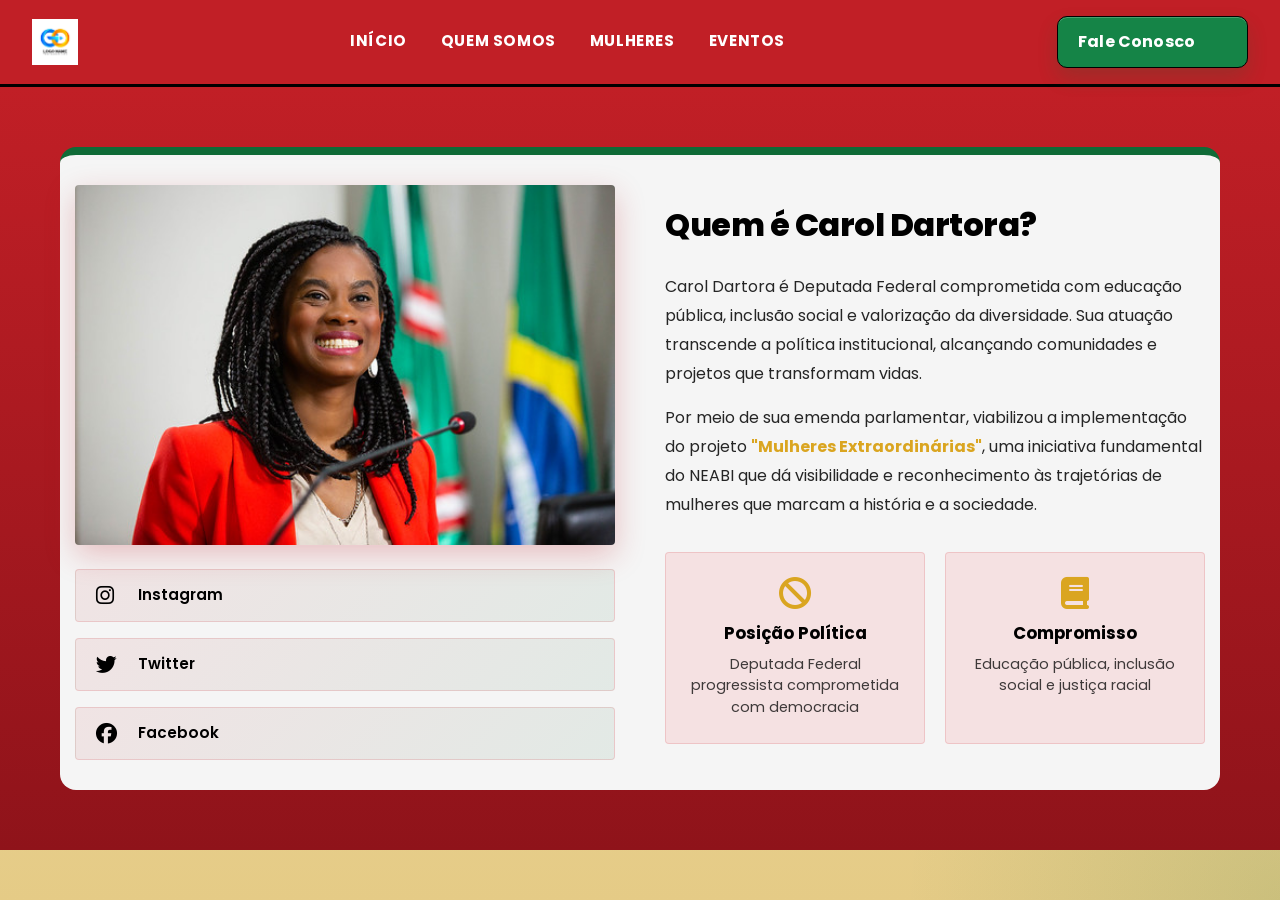
<file: src/pages/carol_dartora.html>
<!doctype html>
<html lang="pt-br">
  <head>
    <meta charset="UTF-8" />
    <meta name="viewport" content="width=device-width, initial-scale=1.0" />
    <title>Carol Dartora - Deputada Federal</title>
    <link rel="stylesheet" href="../styles/global.css" />
    <link rel="stylesheet" href="../styles/transicao.css" />
    <link rel="stylesheet" href="../styles/carol_dartora.css" />
    <link
      rel="stylesheet"
      href="https://cdnjs.cloudflare.com/ajax/libs/font-awesome/6.4.0/css/all.min.css"
    />
  </head>

  <body>
    <div class="div_transicao"></div>

    <header class="cabecalho">
      <div class="identidade_do_site">
        <img
          class="logo_do_site"
          src="../assets/ui/logo_do_site.png"
          alt="Logo do Site"
        />
      </div>

      <nav class="navegacao">
        <ul class="menu-pagina-inicial">
          <li><a href="pagina_inicial.html">Início</a></li>
          <li><a href="quem_somos_generico.html">Quem Somos</a></li>
          <li><a href="ver_todas.html">Mulheres</a></li>
          <li><a href="eventos.html">Eventos</a></li>
        </ul>
      </nav>

      <a href="#" class="botao-contato">
        <span class="texto-botao">Fale Conosco</span>
        <video
          class="icone-punho"
          src="../assets/ui/animacao_punho.webm"
          muted
          playsinline
          preload="auto"
        ></video>
      </a>
    </header>

    <main class="carol-main">
      <!-- HERO SECTION -->
    

      <!-- SEÇÃO APRESENTAÇÃO COM FOTO E REDES SOCIAIS -->
      <section class="carol-apresentacao">
        <div class="carol-container">
          <div class="carol-imagem-container">
            <div class="carol-imagem">
              <img src="../assets/carol_dartora.png" alt="Carol Dartora" />
            </div>

            <!-- REDES SOCIAIS AO LADO DA IMAGEM -->
            <div class="carol-redes-sociais">
              <a href="#" class="social-link instagram" title="Instagram">
                <i class="fab fa-instagram"></i>
                <span>Instagram</span>
              </a>
              <a href="#" class="social-link twitter" title="Twitter">
                <i class="fab fa-twitter"></i>
                <span>Twitter</span>
              </a>
              <a href="#" class="social-link facebook" title="Facebook">
                <i class="fab fa-facebook"></i>
                <span>Facebook</span>
              </a>
            </div>
          </div>

          <div class="carol-texto">
            <h2>Quem é Carol Dartora?</h2>
            <p>
              Carol Dartora é Deputada Federal comprometida com educação
              pública, inclusão social e valorização da diversidade. Sua atuação
              transcende a política institucional, alcançando comunidades e
              projetos que transformam vidas.
            </p>
            <p>
              Por meio de sua emenda parlamentar, viabilizou a implementação do
              projeto <strong>"Mulheres Extraordinárias"</strong>, uma
              iniciativa fundamental do NEABI que dá visibilidade e
              reconhecimento às trajetórias de mulheres que marcam a história e
              a sociedade.
            </p>

            <!-- CARDS DE INFORMAÇÕES -->
            <div class="carol-info-grid">
              <div class="info-card">
                <i class="fas fa-ban"></i>
                <h4>Posição Política</h4>
                <p>Deputada Federal progressista comprometida com democracia</p>
              </div>
              <div class="info-card">
                <i class="fas fa-book"></i>
                <h4>Compromisso</h4>
                <p>Educação pública, inclusão social e justiça racial</p>
              </div>
            </div>
          </div>
        </div>
      </section>

      
    </main>

    <script src="../scripts/transicao.js"></script>
    <script src="../scripts/animacoes.js"></script>
  </body>
</html>
</file>
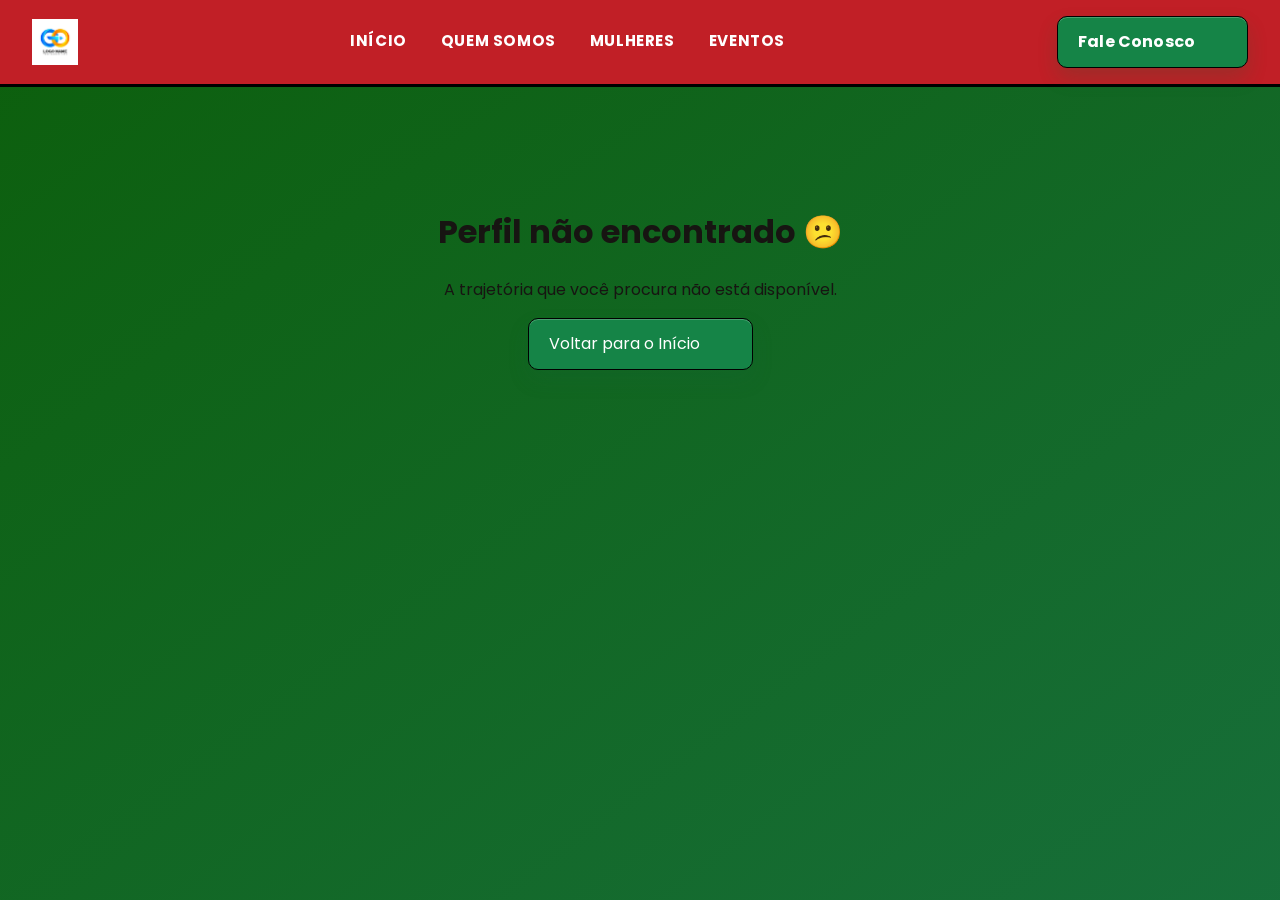
<file: src/pages/conheca_trajetoria.html>
<!doctype html>
<html lang="pt-br">
  <head>
    <meta charset="UTF-8" />
    <meta name="viewport" content="width=device-width, initial-scale=1.0" />
    <title>Conheça a Trajetória</title>

    <link rel="stylesheet" href="../styles/global.css" />
    <link rel="stylesheet" href="../styles/transicao.css" />
    <link rel="stylesheet" href="../styles/conheca_trajetoria.css" />
    <link rel="stylesheet" href="https://cdnjs.cloudflare.com/ajax/libs/font-awesome/6.4.0/css/all.min.css" />
  </head>

  <body>
    <div class="div_transicao"></div>

    <!-- HEADER -->
    <header class="cabecalho">
      <div class="identidade_do_site">
        <img
          class="logo_do_site"
          src="../assets/ui/logo_do_site.png"
          alt="Logo do Site"
        />
      </div>

      <nav class="navegacao">
        <ul class="menu-pagina-inicial">
          <li><a href="pagina_inicial.html">Início</a></li>
          <li><a href="quem_somos_generico.html">Quem Somos</a></li>
          <li><a href="ver_todas.html">Mulheres</a></li>
          <li><a href="eventos.html">Eventos</a></li>
        </ul>
      </nav>

      <a href="#" class="botao-contato">
        <span class="texto-botao">Fale Conosco</span>
        <video
          class="icone-punho"
          src="../assets/ui/animacao_punho.webm"
          muted
          playsinline
          preload="auto"
        ></video>
      </a>
    </header>

    <main class="trajetoria-main">
      <!-- HERO SECTION -->
      <section class="hero-trajetoria">
        <div class="hero-overlay"></div>
        <div class="hero-content">
          <h1 id="nome-principal" class="hero-title">Nome da Mulher</h1>
          <blockquote id="citacao-principal" class="hero-quote">
            "Citação inspiradora"
          </blockquote>
        </div>
      </section>

      <!-- MENU DE NAVEGAÇÃO FIXO -->
      <nav class="menu-navegacao-fixo">
        <div class="menu-nav-container">
          <a href="#biografia" class="menu-nav-link">
            <i class="fas fa-user-circle"></i>
            <span>Biografia</span>
          </a>
          <a href="#timeline" class="menu-nav-link">
            <i class="fas fa-hourglass-start"></i>
            <span>Linha do Tempo</span>
          </a>
          <a href="#extraordinaria" class="menu-nav-link">
            <i class="fas fa-heart"></i>
            <span>Extraordinária</span>
          </a>
          <a href="#legado" class="menu-nav-link">
            <i class="fas fa-torch"></i>
            <span>Legado</span>
          </a>
          <a href="#veja-tambem" class="menu-nav-link">
            <i class="fas fa-users"></i>
            <span>Similares</span>
          </a>
        </div>
      </nav>

      <!-- SEÇÃO BIOGRAFIA -->
      <section class="secao-trajetoria" id="biografia">
        <div class="secao-container">
          <div class="secao-header">
            <h2>
              <i class="fas fa-user-circle"></i>
              Um Pouco Sobre
            </h2>
          </div>

          <div class="biografia-layout">
            <div class="biografia-texto" id="texto-biografia">
              <!-- O JavaScript coloca o conteúdo aqui -->
              <p>Lorem ipsum dolor sit amet, consectetur adipiscing elit. Vivamus lacinia odio vitae nibh. Cras porttitor metus justo vel porta lobortis, eros odio, quis accumsan ante turpis sed eros molestie, tempor nisi velit in odio ipsum dolor sit amet.</p>
              <p>Donec venenatis inceptos quam porttitor pharetra urna elementum aenean, lobortis ante nisi mauris lacus fringilla, sed metus tellus posuere arcu rutrum laoreet. Proin tempor faucibus nisi sed.</p>
            </div>
            <div class="biografia-imagem">
              <img id="img-biografia" src="../assets/mulheres/dandara.png" alt="Imagem da mulher" />
            </div>
          </div>
        </div>
      </section>

      <!-- SEÇÃO LINHA DO TEMPO -->
      <section class="secao-trajetoria" id="timeline">
        <div class="secao-container">
          <div class="secao-header">
            <h2>
              <i class="fas fa-hourglass-start"></i>
              Linha do Tempo
            </h2>
          </div>

          <div class="timeline-container" id="linha-do-tempo">
            <div class="timeline-item">
              <div class="timeline-year">1800</div>
              <div class="timeline-conteudo">
                <div class="timeline-text">Nascimento ou período inicial da vida. Lorem ipsum dolor sit amet, consectetur adipiscing elit. Vivamus lacinia odio vitae nibh cras porttitor.</div>
                <div class="timeline-imagem">
                  <img src="../assets/mulheres/carolina.png" alt="Período 1800" />
                </div>
              </div>
            </div>

            <div class="timeline-item">
              <div class="timeline-year">1850</div>
              <div class="timeline-conteudo">
                <div class="timeline-text">Principais ações e acontecimentos. Donec venenatis inceptos quam porttitor pharetra urna elementum. Lobortis ante nisi mauris lacus fringilla sed metus tellus.</div>
                <div class="timeline-imagem">
                  <img src="../assets/mulheres/celia.png" alt="Período 1850" />
                </div>
              </div>
            </div>

            <div class="timeline-item">
              <div class="timeline-year">1900</div>
              <div class="timeline-conteudo">
                <div class="timeline-text">Legado e impacto final. Proin tempor faucibus nisi sed mauris. Etiam sit amet orci eget eros faucibus tincidunt. Duis leo. Sed fringilla mauris sit amet nibh.</div>
                <div class="timeline-imagem">
                  <img src="../assets/mulheres/leila.png" alt="Período 1900" />
                </div>
              </div>
            </div>
          </div>
        </div>
      </section>

      <!-- SEÇÃO EXTRAORDINÁRIA -->
      <section class="secao-trajetoria secao-destacada" id="extraordinaria">
        <div class="secao-container">
          <div class="secao-header">
            <h2>
              <i class="fas fa-heart"></i>
              Por Que é Extraordinária?
            </h2>
          </div>

          <div class="extraordinaria-layout">
            <div class="extraordinaria-content" id="contexto-content">
              <p>A existência desta mulher é um dos maiores atos de resistência. Sua luta pela liberdade foi extraordinária e inspira todos a combater injustiças.</p>
              <p>Lorem ipsum dolor sit amet, consectetur adipiscing elit. Vivamus est massa, dictumst sit amet, lectus. Donec tincidunt, orci non ultricies tincidunt, felis nulla porttitor, rutrum velit sem. Esse porttitor nibh, ultrices cras non adipiscing.</p>
            </div>
            <div class="extraordinaria-imagem">
              <img src="../assets/mulheres/maria.png" alt="Imagem de legado" />
            </div>
          </div>
        </div>
      </section>

      <!-- SEÇÃO LEGADO -->
      <section class="secao-trajetoria" id="legado">
        <div class="secao-container">
          <div class="secao-header">
            <h2>
              <i class="fas fa-torch"></i>
              Legado e Impacto
            </h2>
          </div>

          <div class="legado-content" id="legado-content">
            <p>Sua vida e luta são seus legados. Os mesmos são expoentes de transformação social, servindo como exemplo de mulher protagonista de seu tempo.</p>
            <p>Lorem ipsum dolor sit amet, consectetur adipiscing elit. Sed do eiusmod tempor incididunt ut labore et dolore magna aliqua. Ut enim ad minim veniam, quis nostrud exercitation ullamco laboris nisi ut aliquip ex ea commodo consequat.</p>
            <div class="legado-imagem">
              <img src="../assets/mulheres/tereza.png" alt="Impacto e Legado" />
            </div>
          </div>
        </div>
      </section>

      <!-- SEÇÃO REFERÊNCIAS -->
      <section class="secao-trajetoria" id="referencias">
        <div class="secao-container">
          <div class="secao-header">
            <h2>
              <i class="fas fa-link"></i>
              Referências e Fontes
            </h2>
            <p class="secao-subtitulo">Conheça as fontes e aprofunde seu conhecimento</p>
          </div>

          <div class="referencias-list" id="referencias-content">
            <!-- O JavaScript coloca o conteúdo aqui -->
          </div>
        </div>
      </section>

      <!-- SEÇÃO RELACIONADOS -->
      <section class="secao-trajetoria secao-relacionados">
        <div class="secao-container">
          <div class="secao-header">
            <h2>
              <i class="fas fa-users"></i>
              Outras Mulheres Extraordinárias
            </h2>
            <p class="secao-subtitulo">Confira histórias semelhantes e inspiradoras</p>
          </div>

          <div class="mulheres-grid" id="veja-tambem">
            <!-- O JavaScript coloca o conteúdo aqui -->
          </div>
        </div>
      </section>

      <!-- CTA FINAL -->
      <section class="secao-cta">
        <div class="cta-box">
          <h3>Quer Conhecer Mais Mulheres Extraordinárias?</h3>
          <p>Navegue por nossa galeria completa e descubra histórias de resistência, luta e transformação</p>
          <a href="ver_todas.html" class="cta-button">
            <i class="fas fa-arrow-right"></i>
            Ver Todas as Mulheres
          </a>
        </div>
      </section>
    </main>

    <script src="../scripts/transicao.js"></script>
    <script src="../scripts/animacoes.js"></script>
    <script src="../scripts/dados_perfil.js"></script>
    <script src="../scripts/perfil.js"></script>
  </body>
</html>
</file>
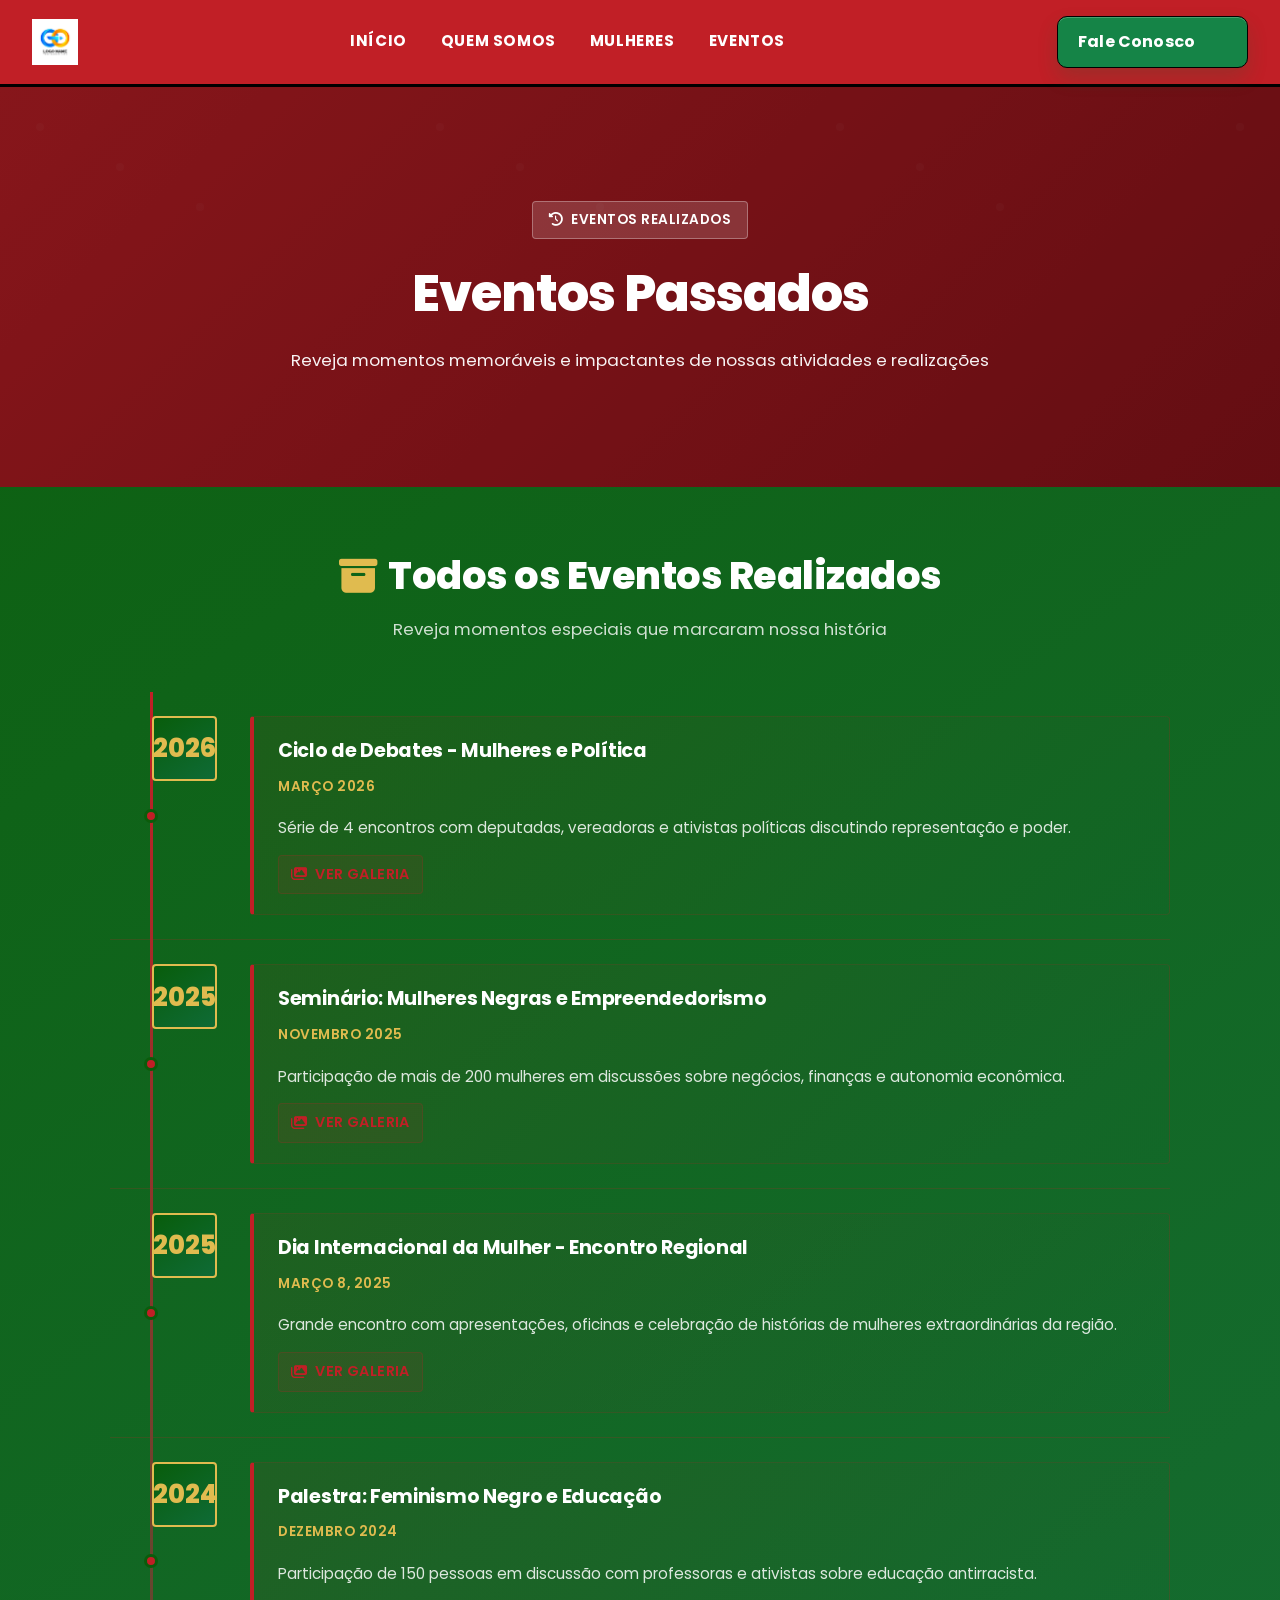
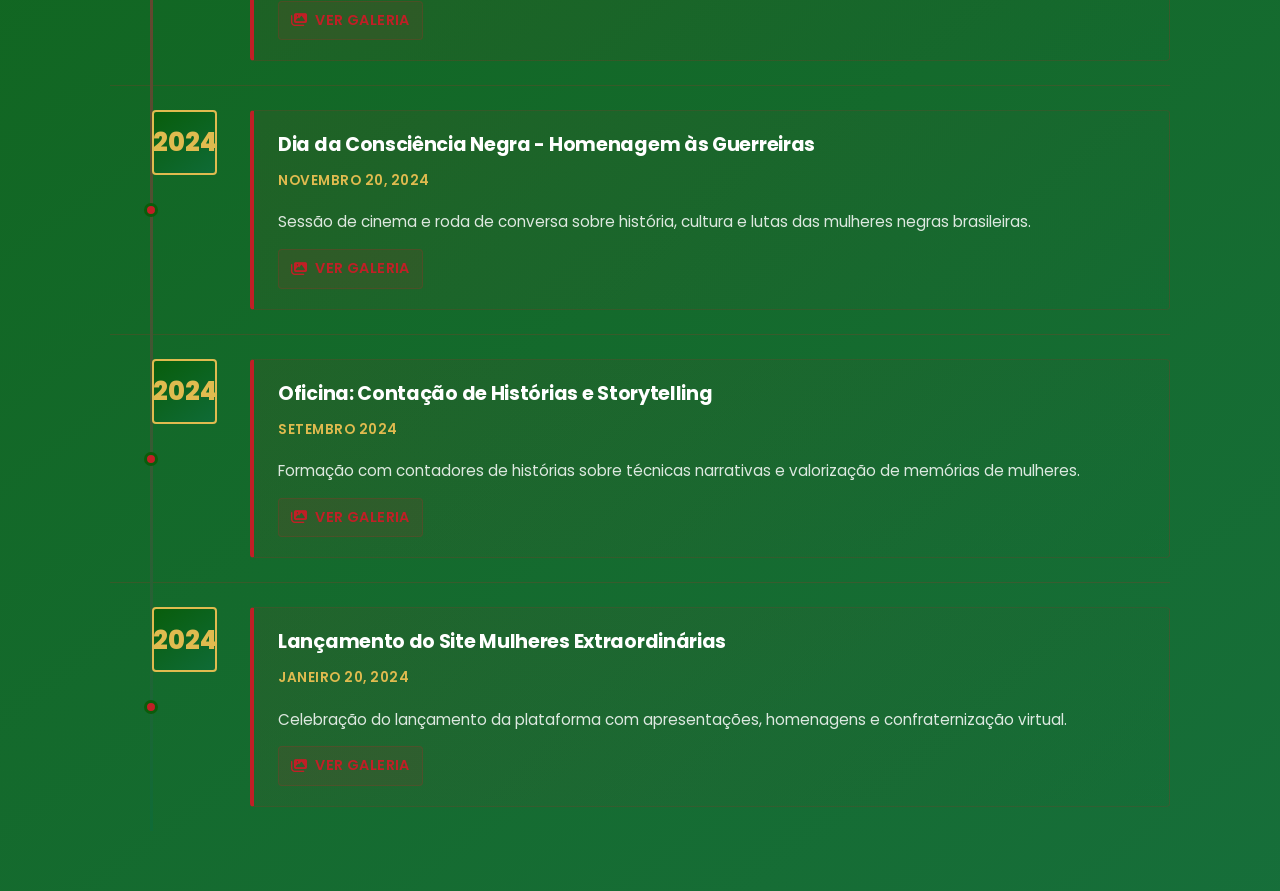
<file: src/pages/eventos.html>
<!doctype html>
<html lang="pt-br">
  <head>
    <meta charset="UTF-8" />
    <meta name="viewport" content="width=device-width, initial-scale=1.0" />
    <title>Eventos - Mulheres Extraordinárias</title>
    <link rel="stylesheet" href="../styles/global.css" />
    <link rel="stylesheet" href="../styles/transicao.css" />
    <link rel="stylesheet" href="../styles/eventos.css" />
    <link rel="stylesheet" href="https://cdnjs.cloudflare.com/ajax/libs/font-awesome/6.4.0/css/all.min.css" />
  </head>

  <body>
    <div class="div_transicao"></div>

    <!-- HEADER -->
    <header class="cabecalho">
      <div class="identidade_do_site">
        <img
          class="logo_do_site"
          src="../assets/ui/logo_do_site.png"
          alt="Logo do Site"
        />
      </div>

      <nav class="navegacao">
        <ul class="menu-pagina-inicial">
          <li><a href="pagina_inicial.html">Início</a></li>
          <li><a href="quem_somos_generico.html">Quem Somos</a></li>
          <li><a href="ver_todas.html">Mulheres</a></li>
          <li><a href="eventos.html" class="active">Eventos</a></li>
        </ul>
      </nav>

      <a href="#" class="botao-contato">
        <span class="texto-botao">Fale Conosco</span>
        <video
          class="icone-punho"
          src="../assets/ui/animacao_punho.webm"
          muted
          playsinline
          preload="auto"
        ></video>
      </a>
    </header>

    <main class="eventos-main">
      <!-- HERO SECTION -->
      <section class="eventos-hero">
        <div class="hero-overlay"></div>
        <div class="hero-content">
          <span class="hero-badge">
            <i class="fas fa-history"></i>
            Eventos Realizados
          </span>
          <h1>Eventos Passados</h1>
          <p>Reveja momentos memoráveis e impactantes de nossas atividades e realizações</p>
        </div>
      </section>

      <!-- EVENTOS PASSADOS -->
      <section class="eventos-secao">
        <div class="secao-header">
          <h2>
            <i class="fas fa-archive"></i>
            Todos os Eventos Realizados
          </h2>
          <p class="secao-desc">Reveja momentos especiais que marcaram nossa história</p>
        </div>

        <div class="eventos-passados-timeline">
          <div class="evento-passado-item">
            <div class="evento-passado-ano">2026</div>
            <div class="evento-passado-conteudo">
              <h4>Ciclo de Debates - Mulheres e Política</h4>
              <span class="evento-passado-data">Março 2026</span>
              <p>Série de 4 encontros com deputadas, vereadoras e ativistas políticas discutindo representação e poder.</p>
              <a href="#" class="evento-passado-link">
                <i class="fas fa-images"></i>
                Ver Galeria
              </a>
            </div>
          </div>

          <div class="evento-passado-item">
            <div class="evento-passado-ano">2025</div>
            <div class="evento-passado-conteudo">
              <h4>Seminário: Mulheres Negras e Empreendedorismo</h4>
              <span class="evento-passado-data">Novembro 2025</span>
              <p>Participação de mais de 200 mulheres em discussões sobre negócios, finanças e autonomia econômica.</p>
              <a href="#" class="evento-passado-link">
                <i class="fas fa-images"></i>
                Ver Galeria
              </a>
            </div>
          </div>

          <div class="evento-passado-item">
            <div class="evento-passado-ano">2025</div>
            <div class="evento-passado-conteudo">
              <h4>Dia Internacional da Mulher - Encontro Regional</h4>
              <span class="evento-passado-data">Março 8, 2025</span>
              <p>Grande encontro com apresentações, oficinas e celebração de histórias de mulheres extraordinárias da região.</p>
              <a href="#" class="evento-passado-link">
                <i class="fas fa-images"></i>
                Ver Galeria
              </a>
            </div>
          </div>

          <div class="evento-passado-item">
            <div class="evento-passado-ano">2024</div>
            <div class="evento-passado-conteudo">
              <h4>Palestra: Feminismo Negro e Educação</h4>
              <span class="evento-passado-data">Dezembro 2024</span>
              <p>Participação de 150 pessoas em discussão com professoras e ativistas sobre educação antirracista.</p>
              <a href="#" class="evento-passado-link">
                <i class="fas fa-images"></i>
                Ver Galeria
              </a>
            </div>
          </div>

          <div class="evento-passado-item">
            <div class="evento-passado-ano">2024</div>
            <div class="evento-passado-conteudo">
              <h4>Dia da Consciência Negra - Homenagem às Guerreiras</h4>
              <span class="evento-passado-data">Novembro 20, 2024</span>
              <p>Sessão de cinema e roda de conversa sobre história, cultura e lutas das mulheres negras brasileiras.</p>
              <a href="#" class="evento-passado-link">
                <i class="fas fa-images"></i>
                Ver Galeria
              </a>
            </div>
          </div>

          <div class="evento-passado-item">
            <div class="evento-passado-ano">2024</div>
            <div class="evento-passado-conteudo">
              <h4>Oficina: Contação de Histórias e Storytelling</h4>
              <span class="evento-passado-data">Setembro 2024</span>
              <p>Formação com contadores de histórias sobre técnicas narrativas e valorização de memórias de mulheres.</p>
              <a href="#" class="evento-passado-link">
                <i class="fas fa-images"></i>
                Ver Galeria
              </a>
            </div>
          </div>

          <div class="evento-passado-item">
            <div class="evento-passado-ano">2024</div>
            <div class="evento-passado-conteudo">
              <h4>Lançamento do Site Mulheres Extraordinárias</h4>
              <span class="evento-passado-data">Janeiro 20, 2024</span>
              <p>Celebração do lançamento da plataforma com apresentações, homenagens e confraternização virtual.</p>
              <a href="#" class="evento-passado-link">
                <i class="fas fa-images"></i>
                Ver Galeria
              </a>
            </div>
          </div>
        </div>
      </section>

    </main>

    <!-- SCRIPTS -->
    <script src="../scripts/transicao.js"></script>
    <script src="../scripts/animacoes.js"></script>
  </body>
</html>
</file>
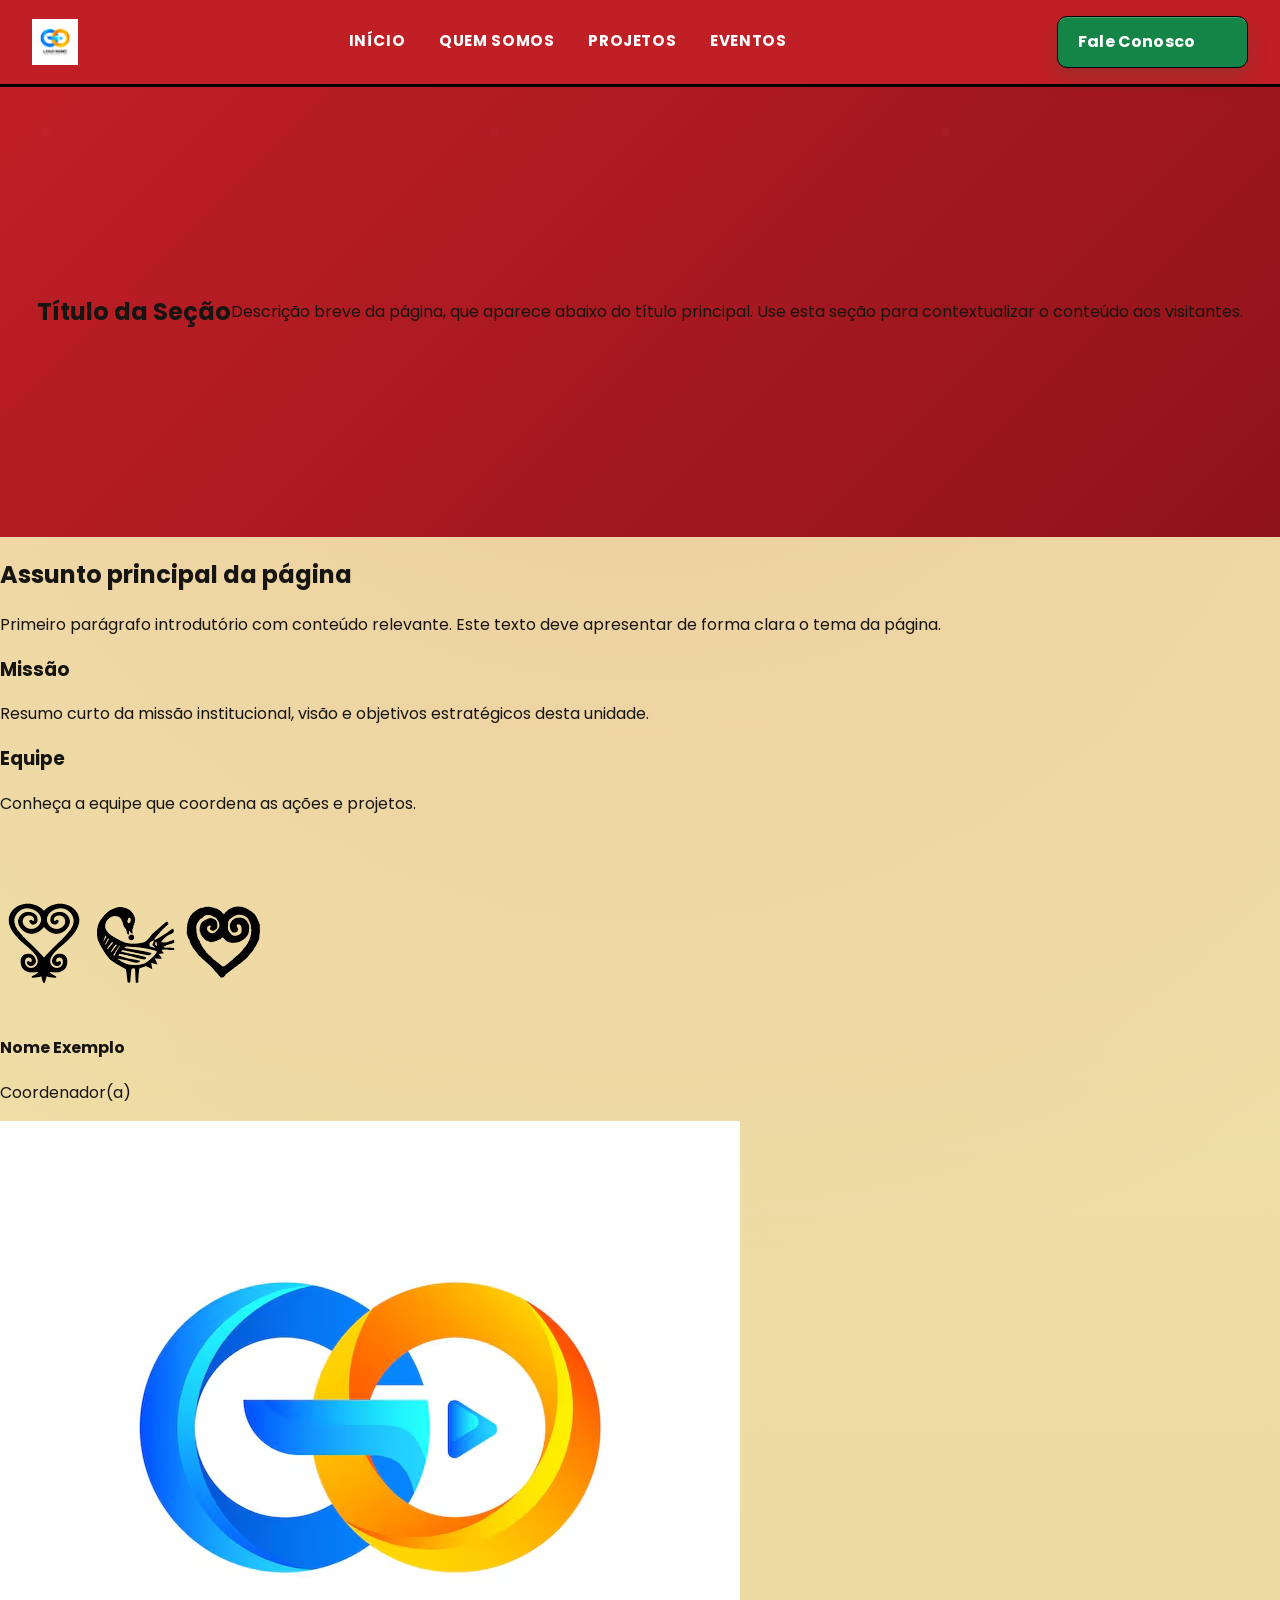
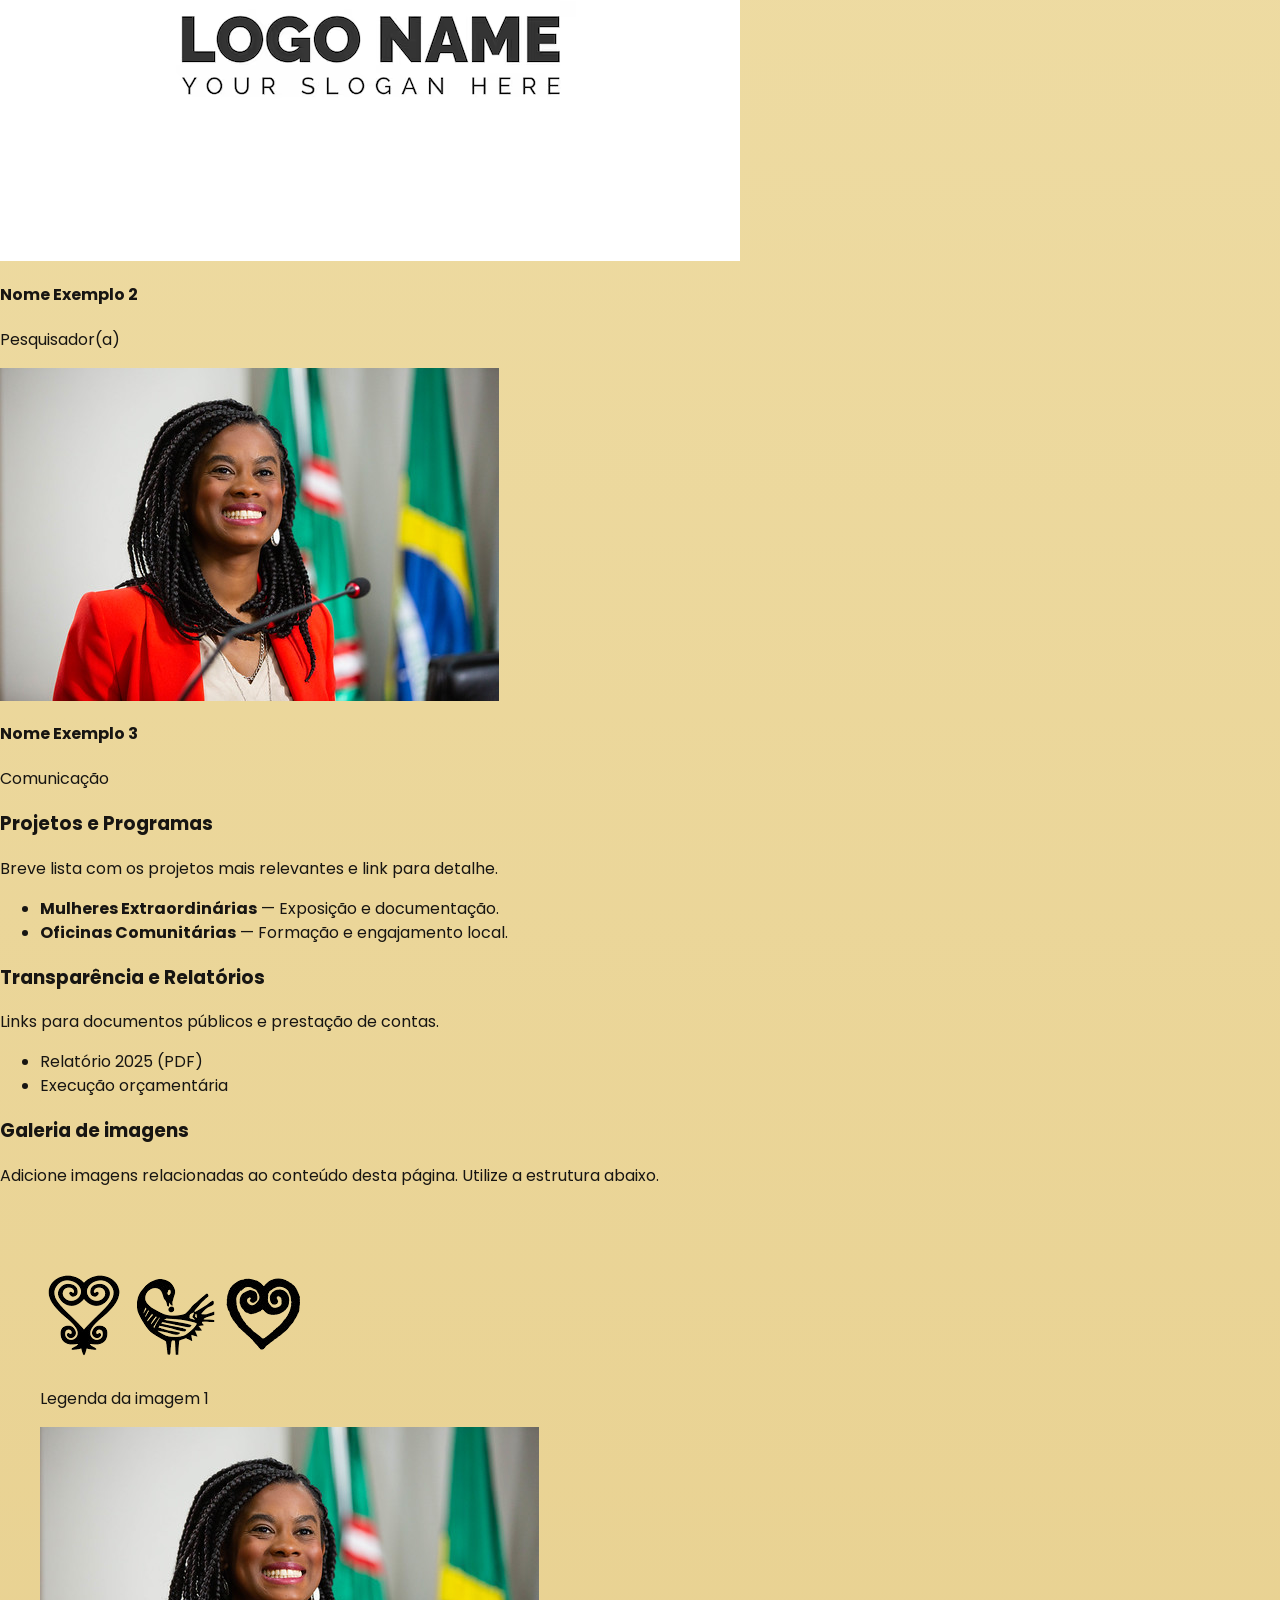
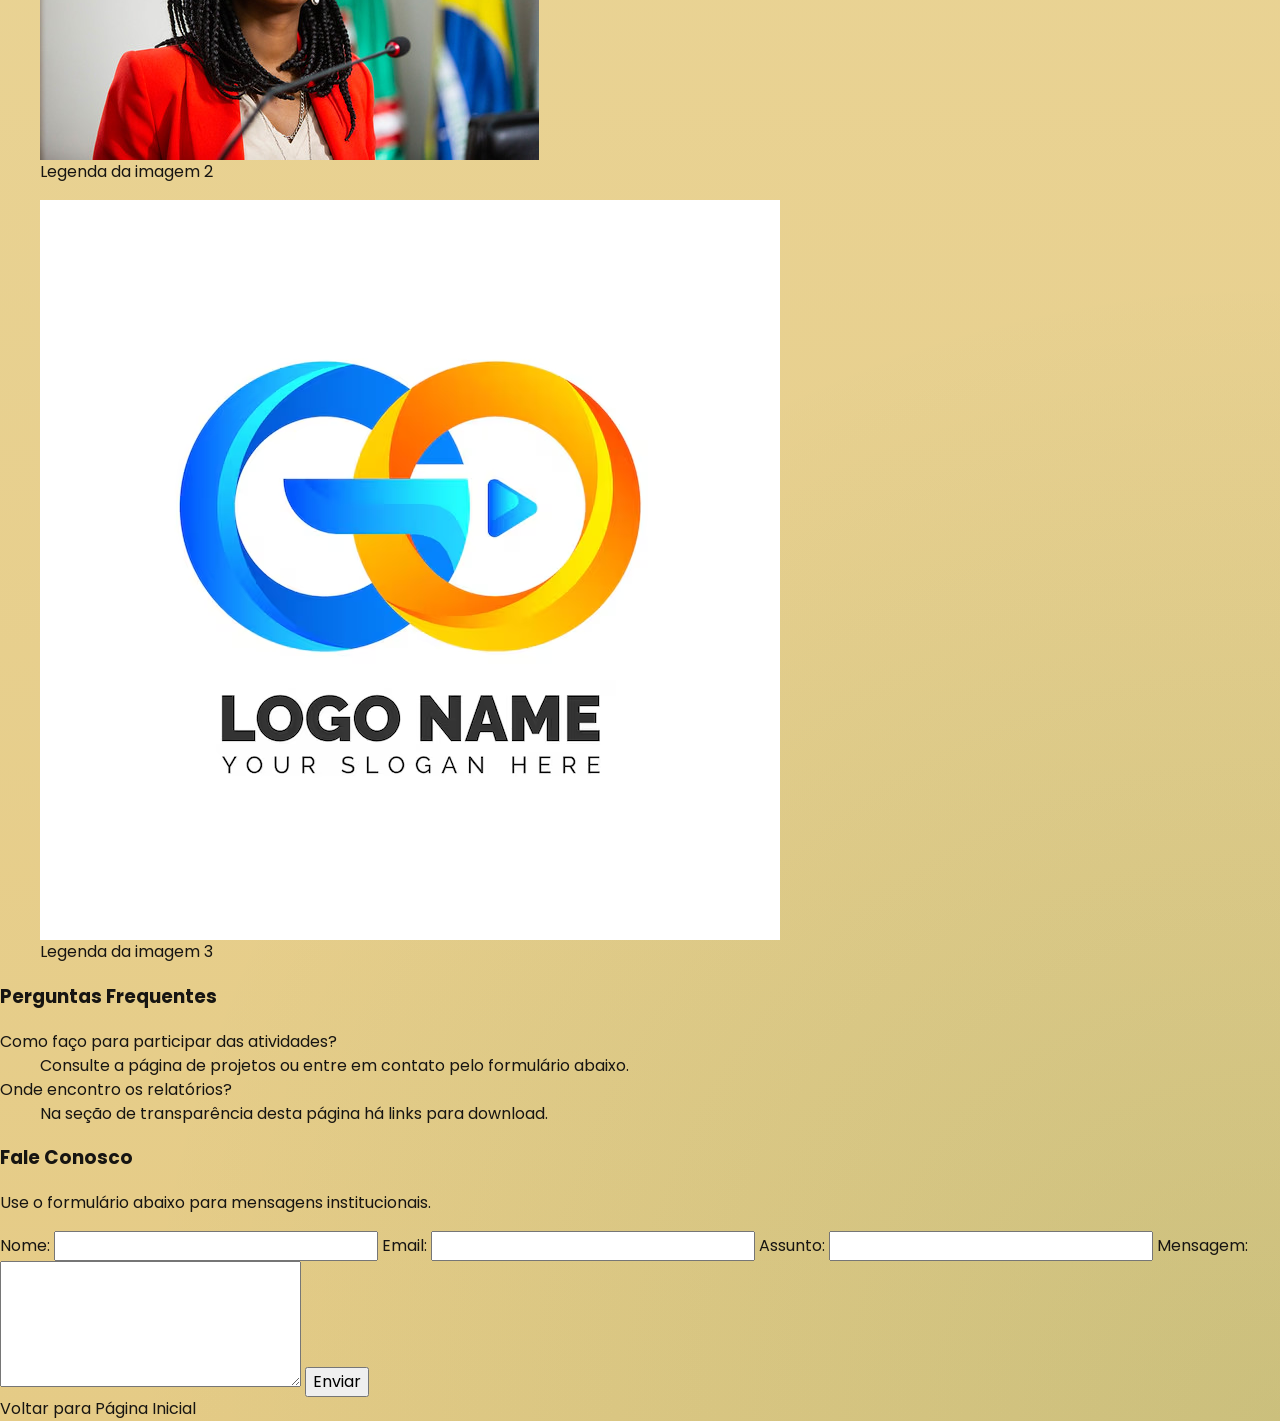
<file: src/pages/modelo_pagina.html>
<!doctype html>
<html lang="pt-br">
  <head>
    <meta charset="UTF-8" />
    <meta name="viewport" content="width=device-width, initial-scale=1.0" />
    <!-- INSTRUÇÃO: Altere o título da página conforme necessário -->
    <title>Título da Página - NEABI</title>
    <link rel="stylesheet" href="../styles/global.css" />
    <link rel="stylesheet" href="../styles/transicao.css" />
    <link rel="stylesheet" href="../styles/carol_dartora.css" />
  </head>
  <body>
    <div class="div_transicao"></div>

    <!-- CABEÇALHO - Não altere -->
    <header class="cabecalho">
      <div class="identidade_do_site">
        <img class="logo_do_site" src="../assets/ui/logo_do_site.png" alt="Logo do Site" />
      </div>

      <nav class="navegacao">
        <ul class="menu-pagina-inicial">
          <li><a href="index.html">Início</a></li>
          <li><a href="Quem_Somos.html">Quem Somos</a></li>
          <li><a href="#" class="Projetos">Projetos</a></li>
          <li><a href="#">Eventos</a></li>
        </ul>
      </nav>

      <a href="#" class="botao-contato">
        <span class="texto-botao">Fale Conosco</span>
        <video class="icone-punho" src="../assets/ui/animacao_punho.webm" muted playsinline preload="auto"></video>
      </a>
    </header>

    <!-- SEÇÃO HERO - Altere imagem, título e descrição -->
    <main class="colecao-carol">
      <section class="carol-hero">
        <h2>Título da Seção</h2>
        <p>Descrição breve da página, que aparece abaixo do título principal. Use esta seção para contextualizar o conteúdo aos visitantes.</p>
      </section>

      <!-- CONTEÚDO PRINCIPAL - Personalize conforme necessário -->
        <article class="carol-conteudo">
          <h1 class="carol-titulo">Assunto principal da página</h1>
          <!-- IMAGEM OPCIONAL: Descomente e altere src se necessário -->
          <!-- <img class="foto-dartora" src="../assets/IMAGEM.png" alt="Descrição da imagem" /> -->
        
          <p>Primeiro parágrafo introdutório com conteúdo relevante. Este texto deve apresentar de forma clara o tema da página.</p>

          <!-- SEÇÃO 1: Missão / Objetivos -->
          <section class="carol-section" id="missao">
            <h3>Missão</h3>
            <p>Resumo curto da missão institucional, visão e objetivos estratégicos desta unidade.</p>
          </section>

          <!-- SEÇÃO 2: Equipe -->
          <section class="carol-section" id="equipe">
            <h3>Equipe</h3>
            <p>Conheça a equipe que coordena as ações e projetos.</p>
            <div class="team-grid">
              <article>
                <img src="../assets/ui/image-removebg-preview (1).png" alt="Membro 1" />
                <h4>Nome Exemplo</h4>
                <p>Coordenador(a)</p>
              </article>
              <article>
                <img src="../assets/ui/logo_do_site.png" alt="Membro 2" />
                <h4>Nome Exemplo 2</h4>
                <p>Pesquisador(a)</p>
              </article>
              <article>
                <img src="../assets/carol_dartora.png" alt="Membro 3" />
                <h4>Nome Exemplo 3</h4>
                <p>Comunicação</p>
              </article>
            </div>
          </section>

          <!-- SEÇÃO 3: Projetos / Programas -->
          <section class="carol-section" id="projetos">
            <h3>Projetos e Programas</h3>
            <p>Breve lista com os projetos mais relevantes e link para detalhe.</p>
            <ul>
              <li><strong>Mulheres Extraordinárias</strong> — Exposição e documentação.</li>
              <li><strong>Oficinas Comunitárias</strong> — Formação e engajamento local.</li>
            </ul>
          </section>

          <!-- SEÇÃO 4: Transparência -->
          <section class="carol-section" id="transparencia">
            <h3>Transparência e Relatórios</h3>
            <p>Links para documentos públicos e prestação de contas.</p>
            <ul class="resource-list">
              <li><a href="../assets/relatorio-2025.pdf">Relatório 2025 (PDF)</a></li>
              <li><a href="../assets/planilha-gastos.xlsx">Execução orçamentária</a></li>
            </ul>
          </section>

          <!-- SEÇÃO 5: Galeria de imagens -->
          <section class="carol-section" id="galeria-pagina">
            <h3>Galeria de imagens</h3>
            <p>Adicione imagens relacionadas ao conteúdo desta página. Utilize a estrutura abaixo.</p>
            <div class="galeria-imagens">
              <figure>
                <img src="../assets/ui/image-removebg-preview (1).png" alt="Imagem 1" />
                <figcaption>Legenda da imagem 1</figcaption>
              </figure>
              <figure>
                <img src="../assets/carol_dartora.png" alt="Imagem 2" />
                <figcaption>Legenda da imagem 2</figcaption>
              </figure>
              <figure>
                <img src="../assets/ui/logo_do_site.png" alt="Imagem 3" />
                <figcaption>Legenda da imagem 3</figcaption>
              </figure>
            </div>
          </section>

          <!-- SEÇÃO 6: FAQ -->
          <section class="carol-section" id="faq">
            <h3>Perguntas Frequentes</h3>
            <dl class="faq">
              <dt>Como faço para participar das atividades?</dt>
              <dd>Consulte a página de projetos ou entre em contato pelo formulário abaixo.</dd>
              <dt>Onde encontro os relatórios?</dt>
              <dd>Na seção de transparência desta página há links para download.</dd>
            </dl>
          </section>

          <!-- SEÇÃO 7: Contato -->
          <section class="carol-section" id="contato">
            <h3>Fale Conosco</h3>
            <p>Use o formulário abaixo para mensagens institucionais.</p>
            <form action="mailto:seu-email@exemplo.com" method="post" enctype="text/plain" class="contato-form">
              <label>Nome: <input name="nome" required></label>
              <label>Email: <input type="email" name="email" required></label>
              <label>Assunto: <input name="assunto"></label>
              <label>Mensagem:<textarea name="mensagem" rows="5" required></textarea></label>
              <button type="submit" class="botao-voltar">Enviar</button>
            </form>
          </section>

          <!-- BOTÃO DE NAVEGAÇÃO -->
          <a class="botao-voltar" href="pagina_inicial.html">Voltar para Página Inicial</a>
        </article>
    </main>

    <!-- SCRIPTS - Não altere -->
    <script src="../scripts/animacoes.js"></script>
    <script src="../scripts/transicao.js"></script>
  </body>
</html>
</file>
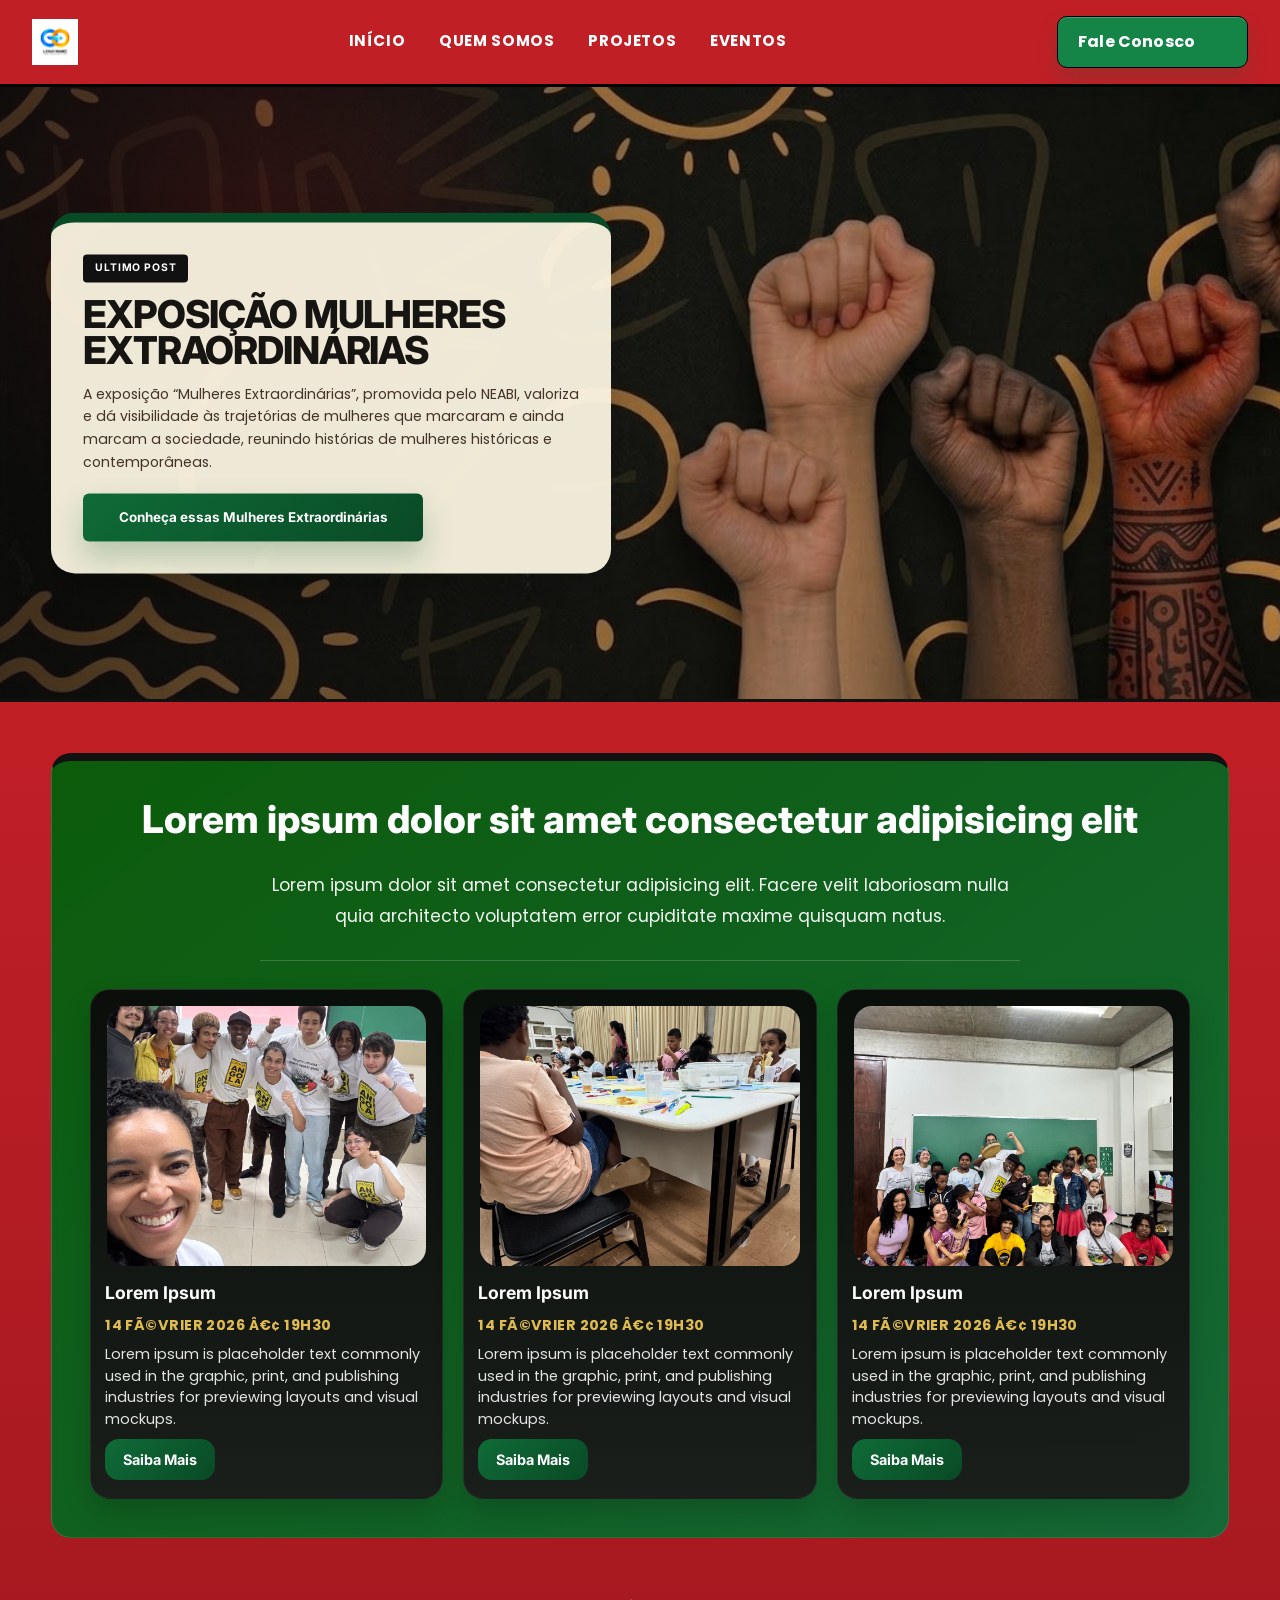
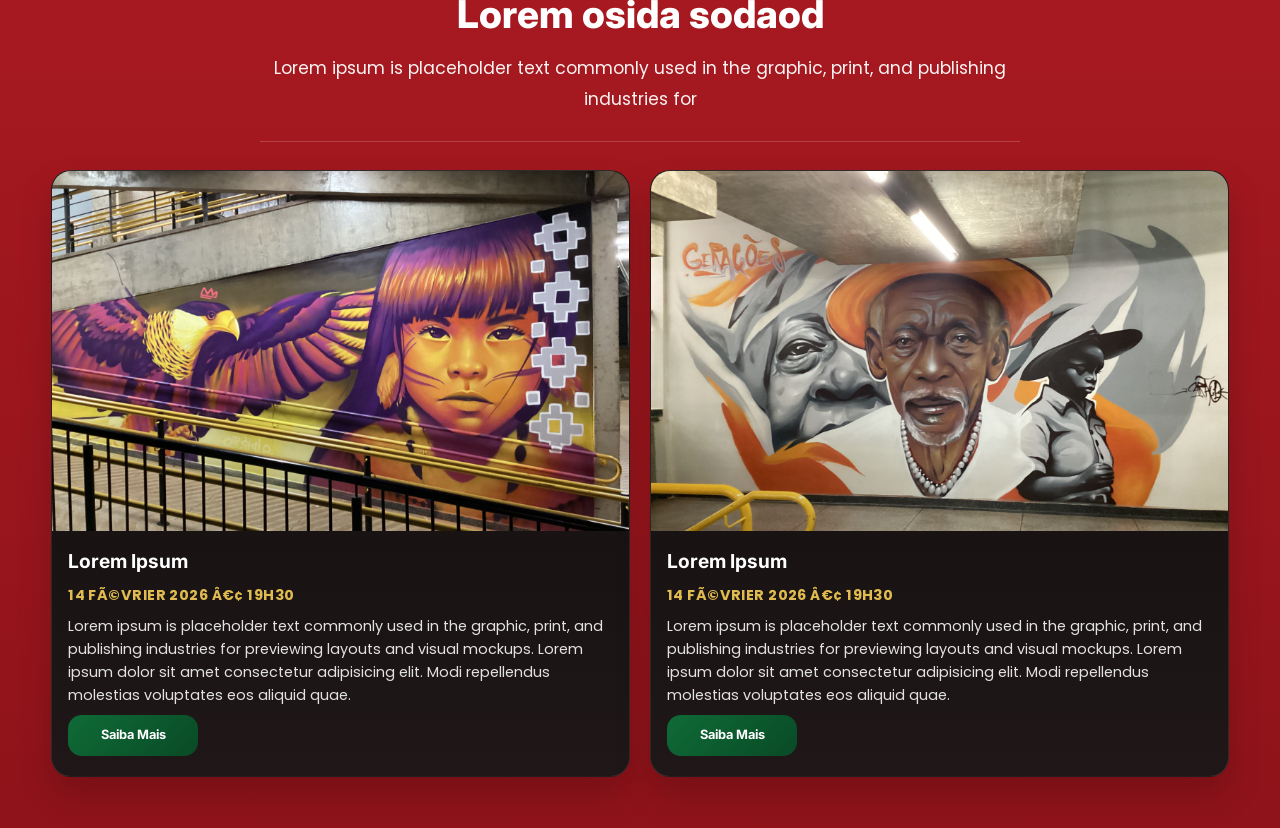
<file: src/pages/pagina_inicial.html>
<!doctype html>
<html lang="pt-br">
  <head>
    <meta charset="UTF-8" />
    <meta name="viewport" content="width=device-width, initial-scale=1.0" />
    <title>Pagina Inicial</title>
    <link rel="stylesheet" href="../styles/pagina_inicial.css" />
    <link rel="stylesheet" href="../styles/transicao.css" />
    <link rel="stylesheet" href="../styles/global.css" />
  </head>
  <body>
    <div class="div_transicao"></div>

    <header class="cabecalho">
      <div class="identidade_do_site">
        <img
          class="logo_do_site"
          src="../assets/ui/logo_do_site.png"
          alt="Logo do Site"
        />
      </div>

      <nav class="navegacao">
        <ul class="menu-pagina-inicial">
          <li><a href="pagina_inicial.html">Início</a></li>
          <li><a href="Quem_Somos.html">Quem Somos</a></li>
          <li><a href="#" class="Projetos">Projetos</a></li>
          <li><a href="#">Eventos</a></li>
        </ul>
      </nav>

      <a href="#" class="botao-contato">
        <span class="texto-botao">Fale Conosco</span>
        <video
          class="icone-punho"
          src="../assets/ui/animacao_punho.webm"
          muted
          playsinline
          preload="auto"
        ></video>
      </a>
    </header>

    <main>
      <section class="hero">
        <img src="../assets/teste3.png" alt="Banner principal da exposição" />

        <div class="hero__carousel">
          <h1>EXPOSIÇÃO MULHERES <br />EXTRAORDINÁRIAS</h1>
          <p>
            A exposição “Mulheres Extraordinárias”, promovida pelo NEABI,
            valoriza e dá visibilidade às trajetórias de mulheres que marcaram e
            ainda marcam a sociedade, reunindo histórias de mulheres históricas
            e contemporâneas.
          </p>
          <a class="botao__carousel" href="ver_todas.html">
            Conheça essas Mulheres Extraordinárias
          </a>
        </div>

        <div class="hero__card-delayed">
          <button class="close-btn">&times;</button>
          <div class="card-content">
            <h3>Deputada Carol Dartora</h3>
            <p class="card-note">
              Você sabia que este site foi desenvolvido com recursos
              provenientes de emenda da deputada federal Carol Dartora?
            </p>
            <p class="card-saiba-mais">
              <a href="carol_dartora.html">Saiba Mais</a>
            </p>
          </div>
          <img
            src="../assets/carol_dartora.png"
            alt="Imagem de Carol Dartora"
          />
        </div>
      </section>
      <section class="atividades-destaque">
        <div class="eventos-semana-raizes-negras">
          <h2 class="eventos-semana-raizes-negras-titulo">
            Lorem ipsum dolor sit amet consectetur adipisicing elit
          </h2>

          <p class="eventos-semana-raizes-negras-descricao">
            Lorem ipsum dolor sit amet consectetur adipisicing elit. Facere
            velit laboriosam nulla quia architecto voluptatem error cupiditate
            maxime quisquam natus.
          </p>

          <div class="container-cards-eventos">
            <article class="cards-atividades-semana-raizes-negras">
              <div class="card-imagem-semana-raizes-negras">
                <img src="../assets/IMG_2651.JPG" alt="Imagem do evento" />
              </div>

              <div class="card_conteudo-atividades-semana-raizes-negras">
                <h2><b>Lorem Ipsum</b></h2>
                <p class="data">14 fÃ©vrier 2026 â€¢ 19h30</p>
                <p>
                  Lorem ipsum is placeholder text commonly used in the graphic,
                  print, and publishing industries for previewing layouts and
                  visual mockups.
                </p>
                <a
                  href="ver_todas.html"
                  class="card-botao-semana-raizes-negras"
                >
                  <p>Saiba Mais</p>
                </a>
              </div>
            </article>

            <article class="cards-atividades-semana-raizes-negras">
              <div class="card-imagem-semana-raizes-negras">
                <img src="../assets/IMG_2710.JPG" alt="Imagem do evento" />
              </div>

              <div class="card_conteudo-atividades-semana-raizes-negras">
                <h2><b>Lorem Ipsum</b></h2>
                <p class="data">14 fÃ©vrier 2026 â€¢ 19h30</p>
                <p>
                  Lorem ipsum is placeholder text commonly used in the graphic,
                  print, and publishing industries for previewing layouts and
                  visual mockups.
                </p>
                <a
                  href="ver_todas.html"
                  class="card-botao-semana-raizes-negras"
                >
                  <p>Saiba Mais</p>
                </a>
              </div>
            </article>

            <article class="cards-atividades-semana-raizes-negras">
              <div class="card-imagem-semana-raizes-negras">
                <img src="../assets/IMG_2746.JPG" alt="Imagem do evento" />
              </div>

              <div class="card_conteudo-atividades-semana-raizes-negras">
                <h2><b>Lorem Ipsum</b></h2>
                <p class="data">14 fÃ©vrier 2026 â€¢ 19h30</p>
                <p>
                  Lorem ipsum is placeholder text commonly used in the graphic,
                  print, and publishing industries for previewing layouts and
                  visual mockups.
                </p>
                <a
                  href="ver_todas.html"
                  class="card-botao-semana-raizes-negras"
                >
                  <p>Saiba Mais</p>
                </a>
              </div>
            </article>
          </div>
        </div>

        <div class="atividades-destaque-texto">
          <h2>Lorem osida sodaod</h2>
          <p>
            Lorem ipsum is placeholder text commonly used in the graphic, print,
            and publishing industries for
          </p>
        </div>

        <div class="cards-atividades-destaque">
          <article class="cards-atividades">
            <div class="container-zoom">
              <div class="card-imagem">
                <img
                  src="../assets/IMG_0260 (1).jpg"
                  alt="Imagem de destaque da atividade"
                  class="img-zoom"
                />
                <div class="segunda-img">
                  <img
                    src="../assets/IMG_0213.jpg"
                    alt="Segunda imagem da atividade"
                    class="img-segunda"
                  />
                </div>
              </div>
            </div>

            <div class="card_conteudo-atividades">
              <h2><b>Lorem Ipsum</b></h2>
              <p class="data">14 fÃ©vrier 2026 â€¢ 19h30</p>
              <p>
                Lorem ipsum is placeholder text commonly used in the graphic,
                print, and publishing industries for previewing layouts and
                visual mockups. Lorem ipsum dolor sit amet consectetur
                adipisicing elit. Modi repellendus molestias voluptates eos
                aliquid quae.
              </p>
              <a href="ver_todas.html" class="card-botao"><p>Saiba Mais</p></a>
            </div>
          </article>

          <article class="cards-atividades">
              <div class="card-imagem-second">
              <img
                src="../assets/IMG_0247.jpg"
                alt="Mulher em atividade durante o evento"
                class="img-zoom"
              />
              <img src="../assets/IMG_0210.jpg" alt="Segunda imagem da atividade" />
            </div>

            <div class="card_conteudo-atividades">
              <h2><b>Lorem Ipsum</b></h2>
              <p class="data">14 fÃ©vrier 2026 â€¢ 19h30</p>
              <p>
                Lorem ipsum is placeholder text commonly used in the graphic,
                print, and publishing industries for previewing layouts and
                visual mockups. Lorem ipsum dolor sit amet consectetur
                adipisicing elit. Modi repellendus molestias voluptates eos
                aliquid quae.
              </p>
              <a href="ver_todas.html" class="card-botao"><p>Saiba Mais</p></a>
            </div>
          </article>
        </div>
      </section>
    </main>

    <script src="../scripts/mulheres.js"></script>
    <script src="../scripts/carrosel.js"></script>
    <script src="../scripts/animacoes.js"></script>
    <script src="../scripts/transicao.js"></script>
  </body>
</html>
</file>
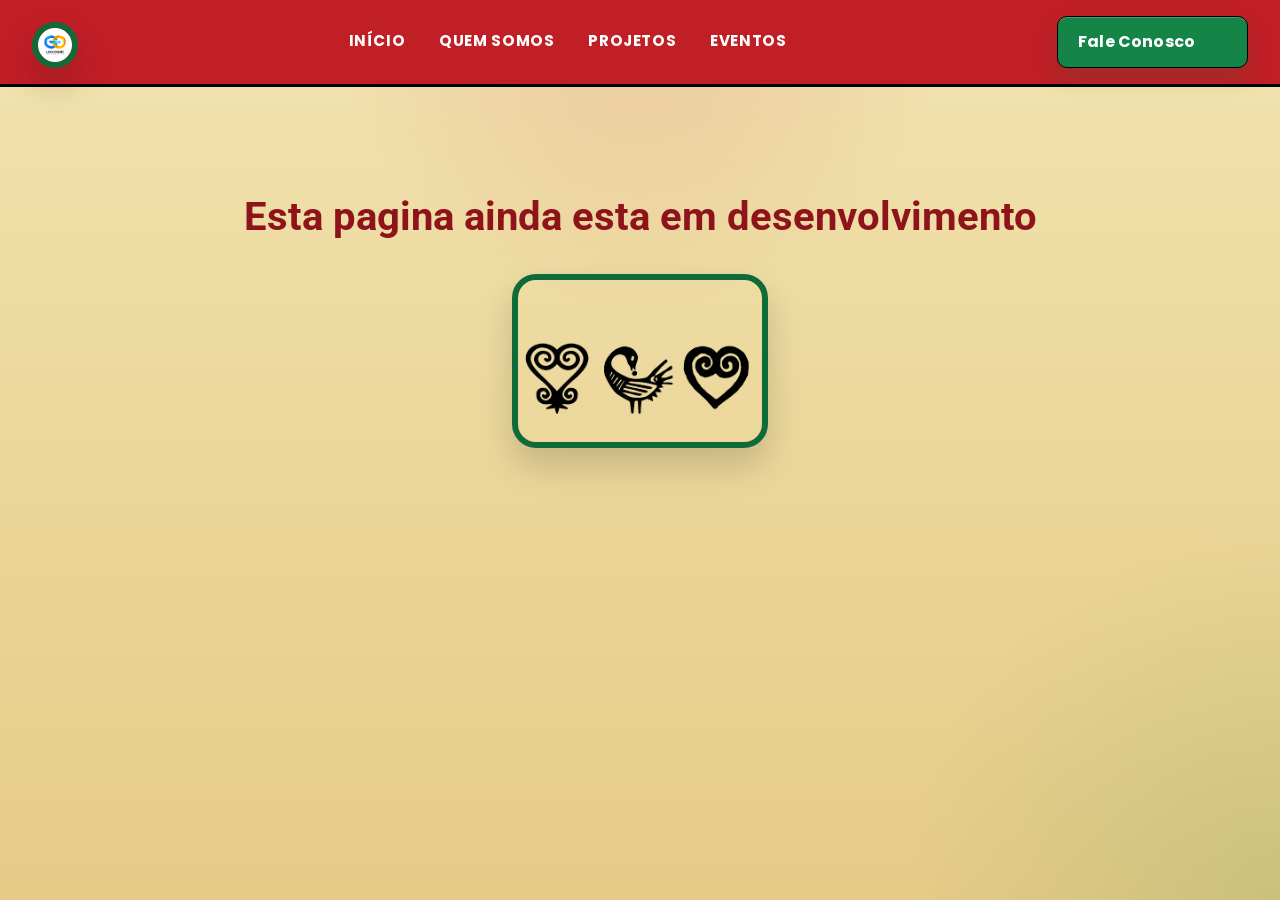
<file: src/pages/Quem_Somos.html>
<!doctype html>
<html lang="pt-br">
  <head>
    <meta charset="UTF-8" />
    <meta name="viewport" content="width=device-width, initial-scale=1.0" />
    <title>Quem Somos</title>
    <link rel="stylesheet" href="../styles/global.css" />
    <link rel="stylesheet" href="../styles/transicao.css" />
    <link rel="stylesheet" href="../styles/quem_somos.css" />
  </head>
  <body>
    <div class="div_transicao"></div>

    <header class="cabecalho">
      <div class="identidade_do_site">
        <img
          class="logo_do_site"
          src="../assets/ui/logo_do_site.png"
          alt="Logo do Site"
        />
      </div>

      <nav class="navegacao">
        <ul class="menu-pagina-inicial">
          <li><a href="index.html">Início</a></li>
          <li><a href="#">Quem Somos</a></li>
          <li><a href="#" class="Projetos">Projetos</a></li>
          <li><a href="#">Eventos</a></li>
        </ul>
      </nav>

      <a href="#" class="botao-contato">
        <span class="texto-botao">Fale Conosco</span>
        <video
          class="icone-punho"
          src="../assets/ui/animacao_punho.webm"
          muted
          playsinline
          preload="auto"
        ></video>
      </a>
    </header>

    <h1 class="titulo">Esta pagina ainda esta em desenvolvimento</h1>
    <img src="../assets/ui/image-removebg-preview (1).png" alt="#" />
  </body>
  <script src="../scripts/animacoes.js"></script>
  <script src="../scripts/transicao.js"></script>
</html>
</file>
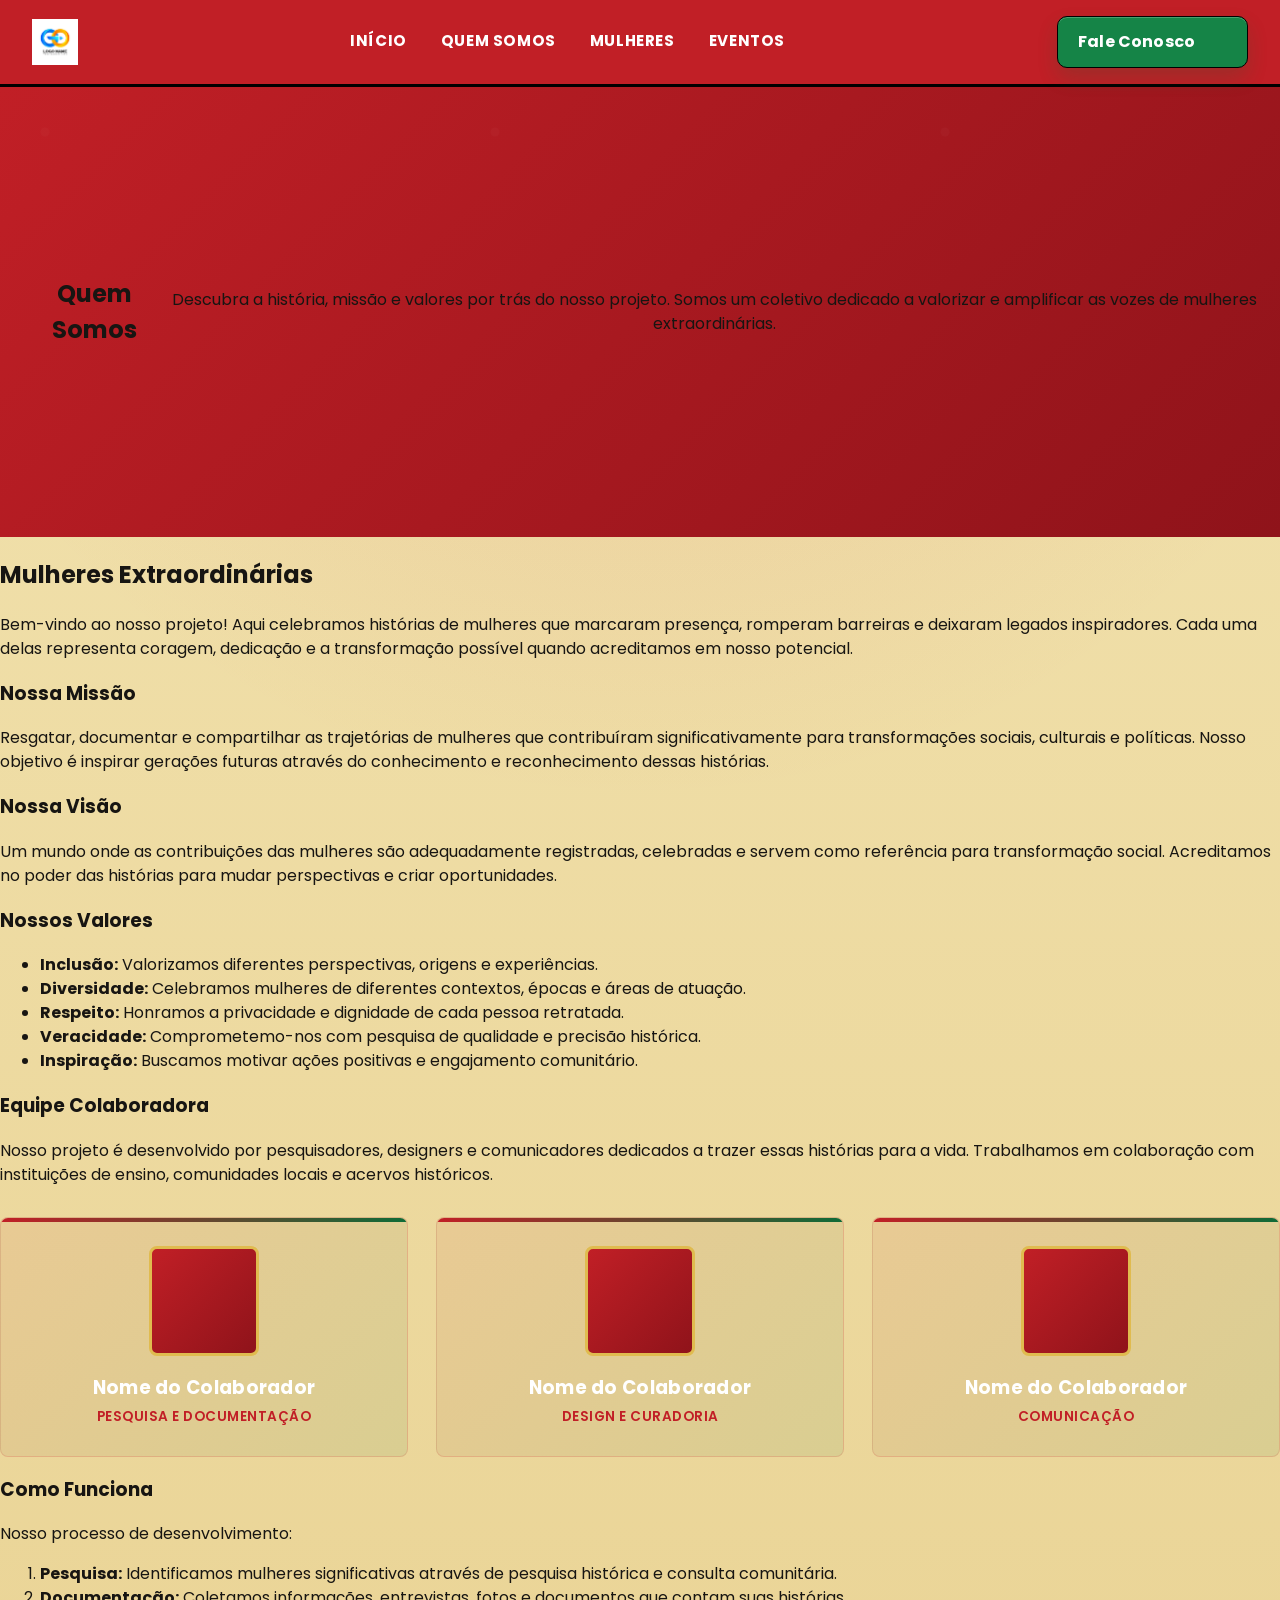
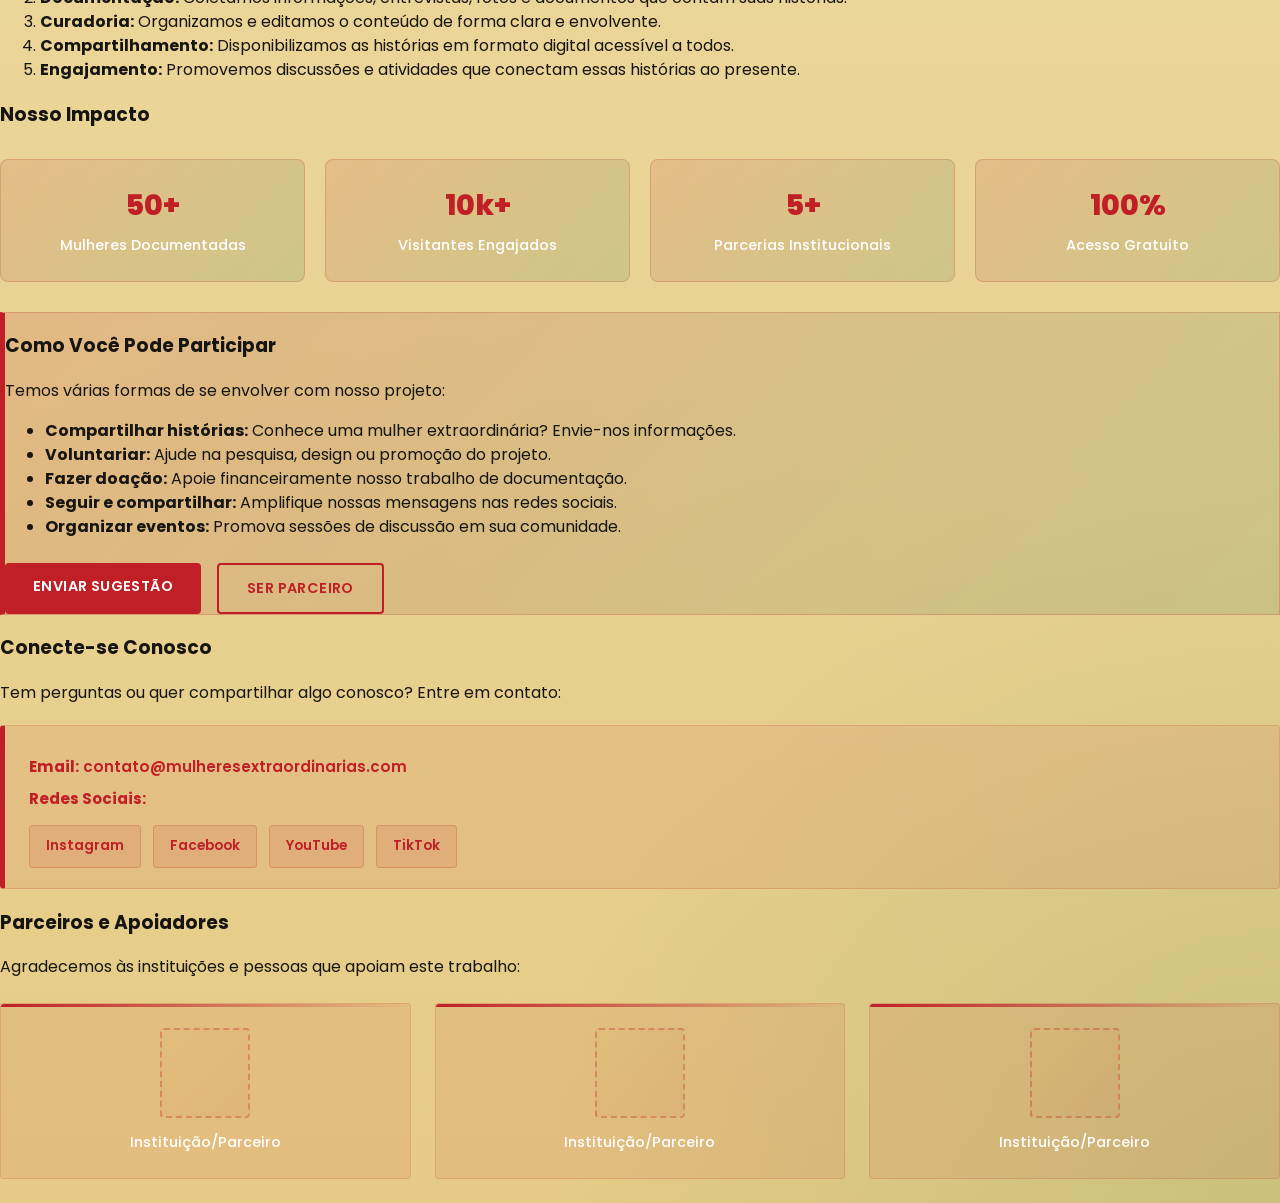
<file: src/pages/quem_somos_generico.html>
<!doctype html>
<html lang="pt-br">
  <head>
    <meta charset="UTF-8" />
    <meta name="viewport" content="width=device-width, initial-scale=1.0" />
    <title>Quem Somos - Mulheres Extraordinárias</title>
    <link rel="stylesheet" href="../styles/global.css" />
    <link rel="stylesheet" href="../styles/transicao.css" />
    <link rel="stylesheet" href="../styles/carol_dartora.css" />
    <link rel="stylesheet" href="../styles/quem_somos_generico.css" />
  </head>
  <body>
    <div class="div_transicao"></div>

    <!-- HEADER / NAVEGAÇÃO -->
    <header class="cabecalho">
      <div class="identidade_do_site">
        <img class="logo_do_site" src="../assets/ui/logo_do_site.png" alt="Logo do Site" />
      </div>

      <nav class="navegacao">
        <ul class="menu-pagina-inicial">
          <li><a href="index.html">Início</a></li>
          <li><a href="quem_somos_generico.html">Quem Somos</a></li>
          <li><a href="ver_todas.html">Mulheres</a></li>
          <li><a href="#">Eventos</a></li>
        </ul>
      </nav>

      <a href="#" class="botao-contato">
        <span class="texto-botao">Fale Conosco</span>
        <video class="icone-punho" src="../assets/ui/animacao_punho.webm" muted playsinline preload="auto"></video>
      </a>
    </header>

    <!-- CONTEÚDO PRINCIPAL -->
    <main class="colecao-carol">
      
      <!-- SEÇÃO HERO (Apresentação) -->
      <section class="carol-hero">
        <h2>Quem Somos</h2>
        <p>Descubra a história, missão e valores por trás do nosso projeto. Somos um coletivo dedicado a valorizar e amplificar as vozes de mulheres extraordinárias.</p>
      </section>

      <!-- CONTEÚDO PRINCIPAL -->
      <article class="carol-conteudo">
        
        <!-- Título Principal -->
        <h1 class="carol-titulo">Mulheres Extraordinárias</h1>

        <!-- Descrição Geral -->
        <p>
          Bem-vindo ao nosso projeto! Aqui celebramos histórias de mulheres que marcaram presença, romperam barreiras e deixaram legados inspiradores. Cada uma delas representa coragem, dedicação e a transformação possível quando acreditamos em nosso potencial.
        </p>

        <!-- SEÇÃO 1: MISSÃO -->
        <section class="carol-section">
          <h3>Nossa Missão</h3>
          <p>
            Resgatar, documentar e compartilhar as trajetórias de mulheres que contribuíram significativamente para transformações sociais, culturais e políticas. Nosso objetivo é inspirar gerações futuras através do conhecimento e reconhecimento dessas histórias.
          </p>
        </section>

        <!-- SEÇÃO 2: VISÃO -->
        <section class="carol-section">
          <h3>Nossa Visão</h3>
          <p>
            Um mundo onde as contribuições das mulheres são adequadamente registradas, celebradas e servem como referência para transformação social. Acreditamos no poder das histórias para mudar perspectivas e criar oportunidades.
          </p>
        </section>

        <!-- SEÇÃO 3: VALORES -->
        <section class="carol-section">
          <h3>Nossos Valores</h3>
          <ul>
            <li><strong>Inclusão:</strong> Valorizamos diferentes perspectivas, origens e experiências.</li>
            <li><strong>Diversidade:</strong> Celebramos mulheres de diferentes contextos, épocas e áreas de atuação.</li>
            <li><strong>Respeito:</strong> Honramos a privacidade e dignidade de cada pessoa retratada.</li>
            <li><strong>Veracidade:</strong> Comprometemo-nos com pesquisa de qualidade e precisão histórica.</li>
            <li><strong>Inspiração:</strong> Buscamos motivar ações positivas e engajamento comunitário.</li>
          </ul>
        </section>

        <!-- SEÇÃO 4: EQUIPE -->
        <section class="carol-section">
          <h3>Equipe Colaboradora</h3>
          <p>
            Nosso projeto é desenvolvido por pesquisadores, designers e comunicadores dedicados a trazer essas histórias para a vida. Trabalhamos em colaboração com instituições de ensino, comunidades locais e acervos históricos.
          </p>
          <div class="team-grid">
            <article class="team-member">
              <div class="team-avatar"></div>
              <h4>Nome do Colaborador</h4>
              <p class="team-role">Pesquisa e Documentação</p>
            </article>
            <article class="team-member">
              <div class="team-avatar"></div>
              <h4>Nome do Colaborador</h4>
              <p class="team-role">Design e Curadoria</p>
            </article>
            <article class="team-member">
              <div class="team-avatar"></div>
              <h4>Nome do Colaborador</h4>
              <p class="team-role">Comunicação</p>
            </article>
          </div>
        </section>

        <!-- SEÇÃO 5: COMO FUNCIONA -->
        <section class="carol-section">
          <h3>Como Funciona</h3>
          <p>Nosso processo de desenvolvimento:
          </p>
          <ol>
            <li><strong>Pesquisa:</strong> Identificamos mulheres significativas através de pesquisa histórica e consulta comunitária.</li>
            <li><strong>Documentação:</strong> Coletamos informações, entrevistas, fotos e documentos que contam suas histórias.</li>
            <li><strong>Curadoria:</strong> Organizamos e editamos o conteúdo de forma clara e envolvente.</li>
            <li><strong>Compartilhamento:</strong> Disponibilizamos as histórias em formato digital acessível a todos.</li>
            <li><strong>Engajamento:</strong> Promovemos discussões e atividades que conectam essas histórias ao presente.</li>
          </ol>
        </section>

        <!-- SEÇÃO 6: IMPACTO -->
        <section class="carol-section">
          <h3>Nosso Impacto</h3>
          <div class="stats-grid">
            <div class="stat-item">
              <h4 class="stat-number">50+</h4>
              <p>Mulheres Documentadas</p>
            </div>
            <div class="stat-item">
              <h4 class="stat-number">10k+</h4>
              <p>Visitantes Engajados</p>
            </div>
            <div class="stat-item">
              <h4 class="stat-number">5+</h4>
              <p>Parcerias Institucionais</p>
            </div>
            <div class="stat-item">
              <h4 class="stat-number">100%</h4>
              <p>Acesso Gratuito</p>
            </div>
          </div>
        </section>

        <!-- SEÇÃO 7: PARTICIPE -->
        <section class="carol-section carol-section-cta">
          <h3>Como Você Pode Participar</h3>
          <p>Temos várias formas de se envolver com nosso projeto:</p>
          <ul>
            <li><strong>Compartilhar histórias:</strong> Conhece uma mulher extraordinária? Envie-nos informações.</li>
            <li><strong>Voluntariar:</strong> Ajude na pesquisa, design ou promoção do projeto.</li>
            <li><strong>Fazer doação:</strong> Apoie financeiramente nosso trabalho de documentação.</li>
            <li><strong>Seguir e compartilhar:</strong> Amplifique nossas mensagens nas redes sociais.</li>
            <li><strong>Organizar eventos:</strong> Promova sessões de discussão em sua comunidade.</li>
          </ul>
          <div class="cta-buttons">
            <a href="#contato" class="btn-primary">Enviar Sugestão</a>
            <a href="#parceiros" class="btn-secondary">Ser Parceiro</a>
          </div>
        </section>

        <!-- SEÇÃO 8: CONTATO E REDES SOCIAIS -->
        <section class="carol-section" id="contato">
          <h3>Conecte-se Conosco</h3>
          <p>Tem perguntas ou quer compartilhar algo conosco? Entre em contato:</p>
          <div class="contact-info">
            <p><strong>Email:</strong> <a href="mailto:contato@mulheresextraordinarias.com">contato@mulheresextraordinarias.com</a></p>
            <p><strong>Redes Sociais:</strong></p>
            <ul class="social-links">
              <li><a href="https://instagram.com" target="_blank">Instagram</a></li>
              <li><a href="https://facebook.com" target="_blank">Facebook</a></li>
              <li><a href="https://youtube.com" target="_blank">YouTube</a></li>
              <li><a href="https://tiktok.com" target="_blank">TikTok</a></li>
            </ul>
          </div>
        </section>

        <!-- SEÇÃO 9: PARCERIAS -->
        <section class="carol-section" id="parceiros">
          <h3>Parceiros e Apoiadores</h3>
          <p>Agradecemos às instituições e pessoas que apoiam este trabalho:</p>
          <div class="partners-grid">
            <article class="partner-item">
              <div class="partner-logo"></div>
              <p>Instituição/Parceiro</p>
            </article>
            <article class="partner-item">
              <div class="partner-logo"></div>
              <p>Instituição/Parceiro</p>
            </article>
            <article class="partner-item">
              <div class="partner-logo"></div>
              <p>Instituição/Parceiro</p>
            </article>
          </div>
        </section>

      </article>
    </main>

    <!-- SCRIPTS -->
    <script src="../scripts/transicao.js"></script>
  </body>
</html>
</file>
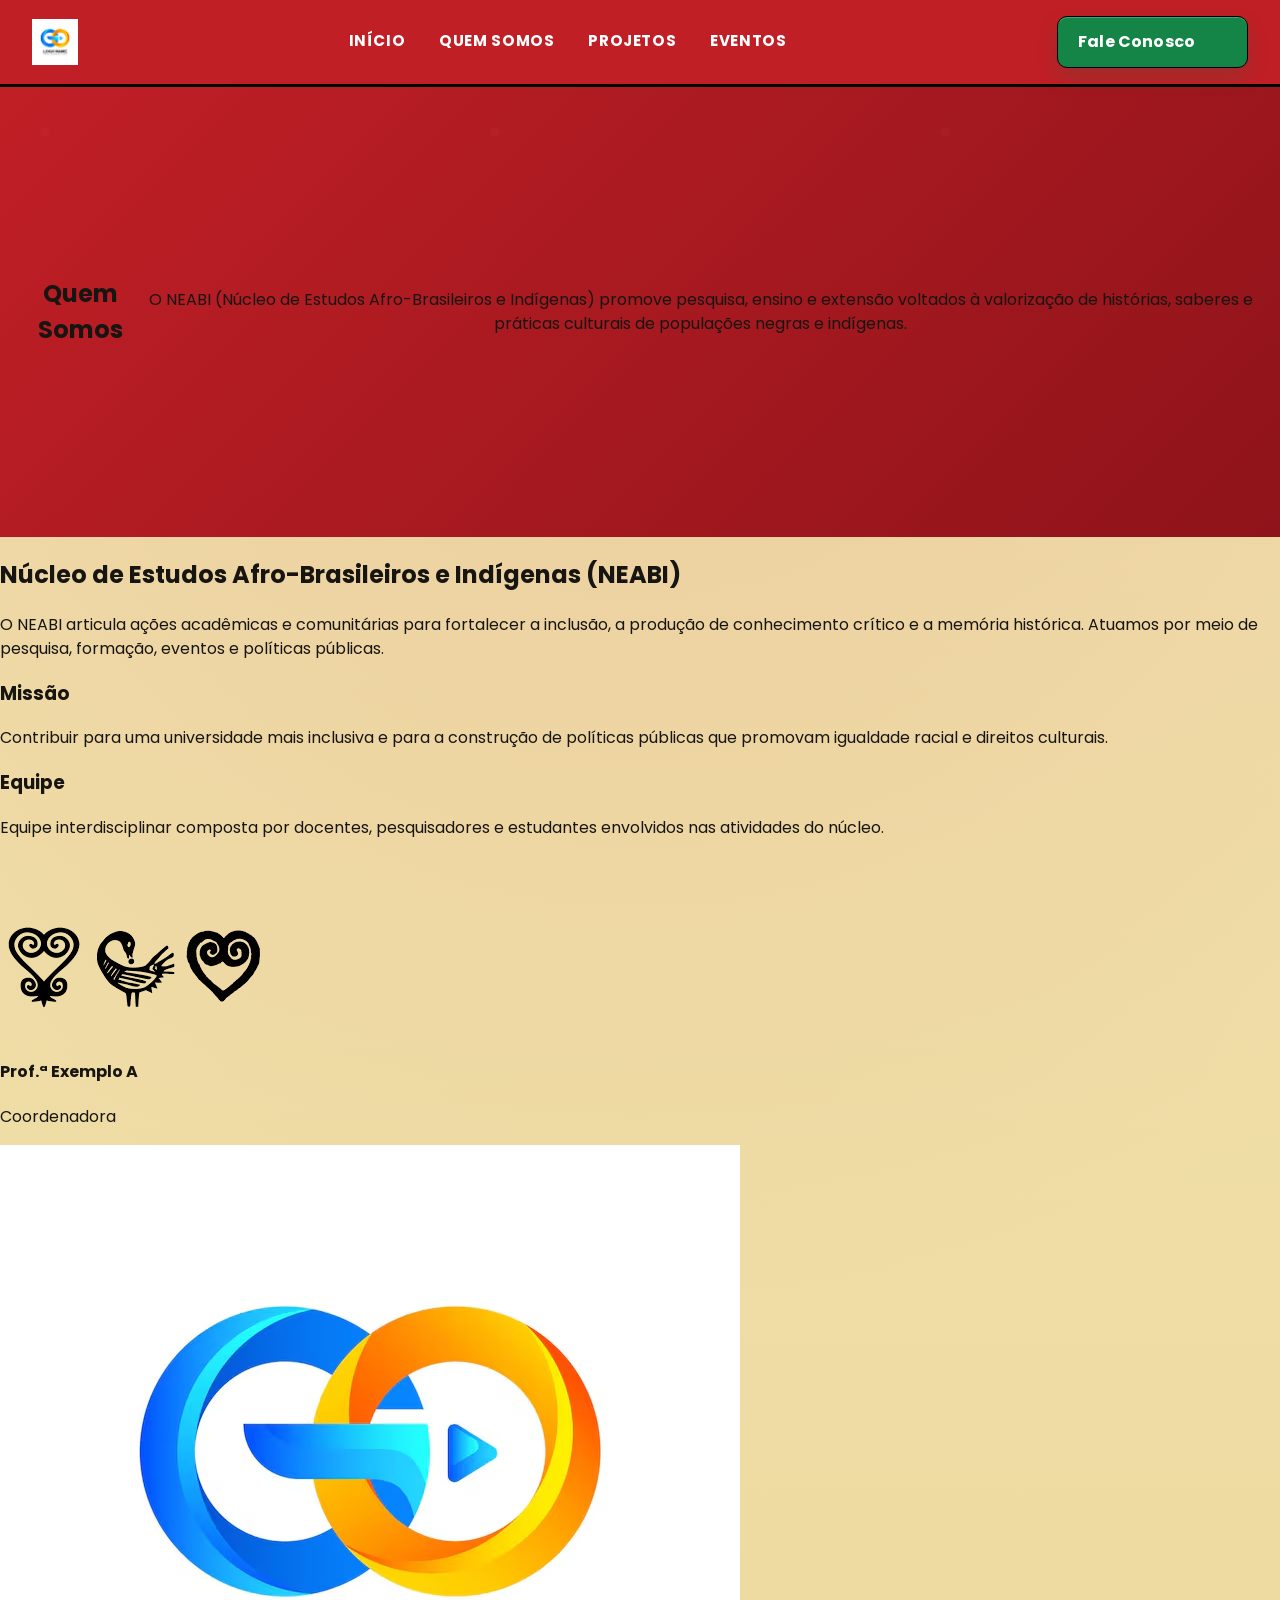
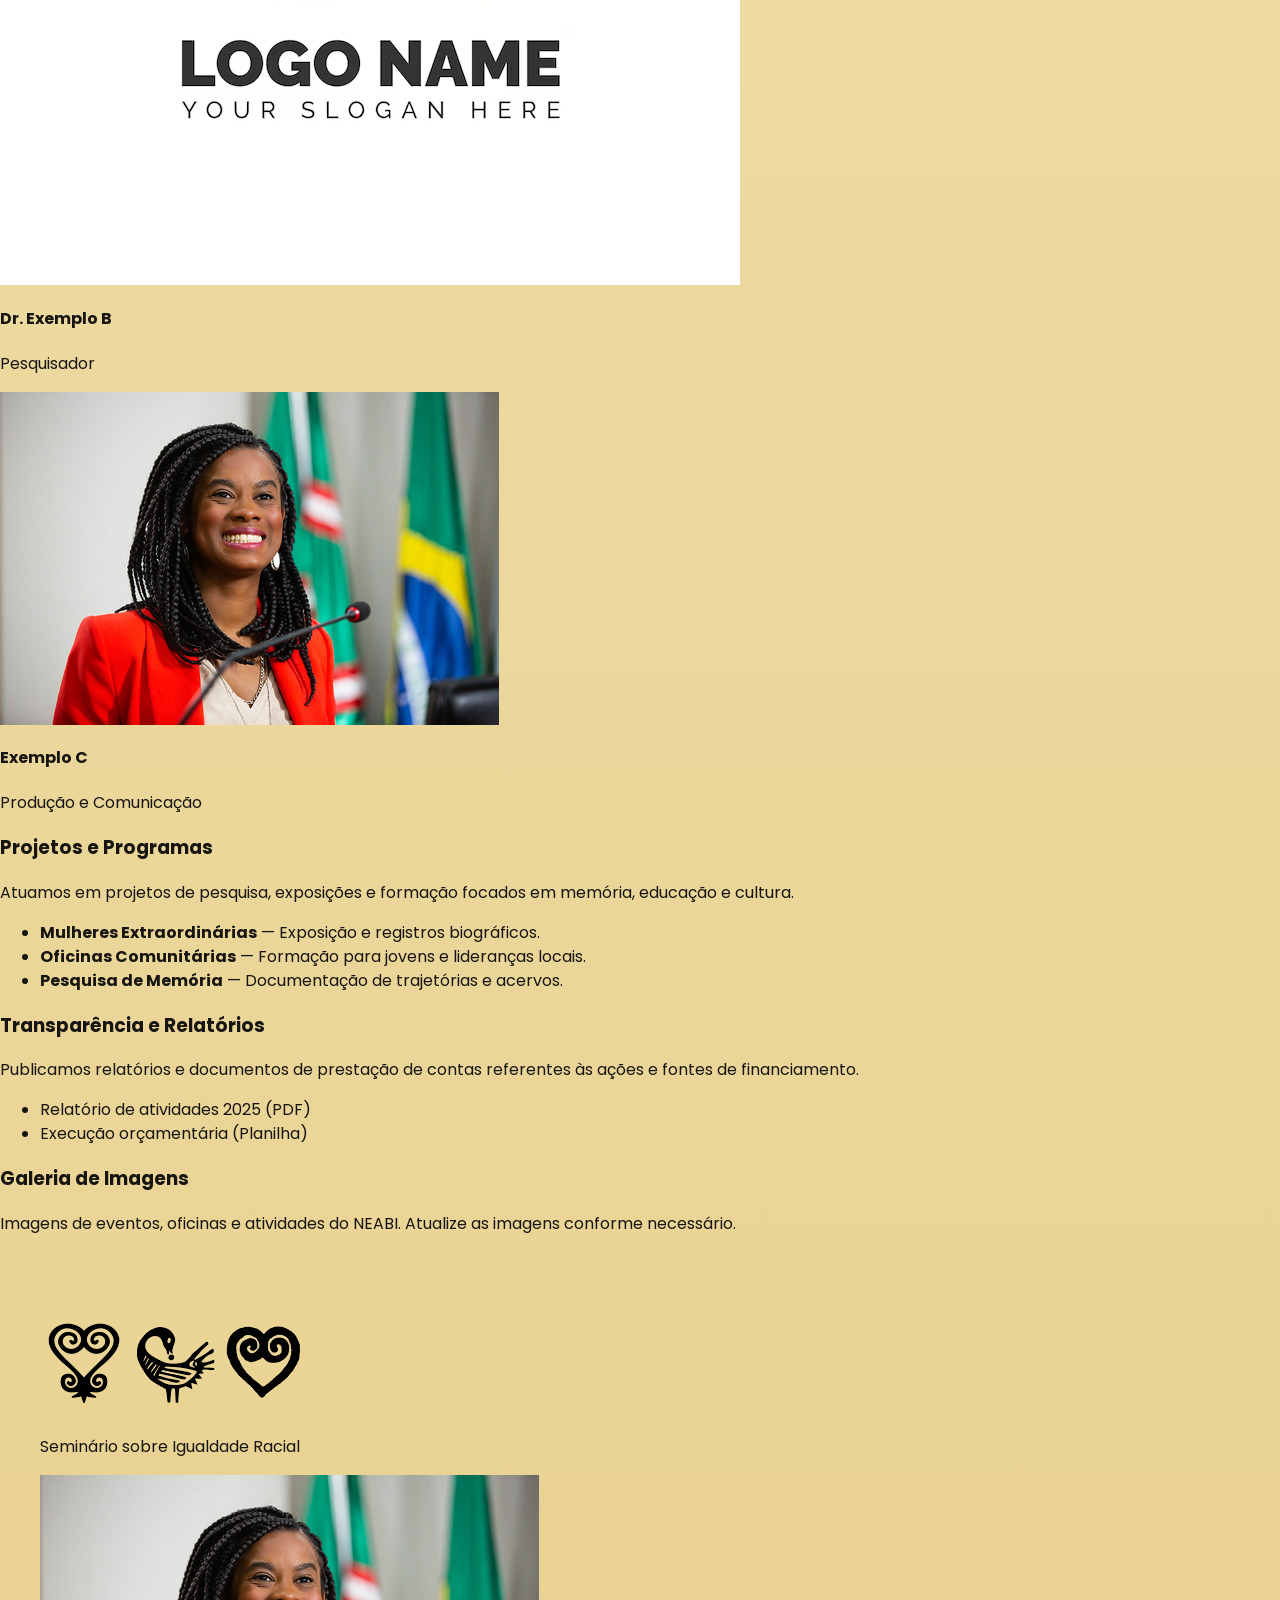
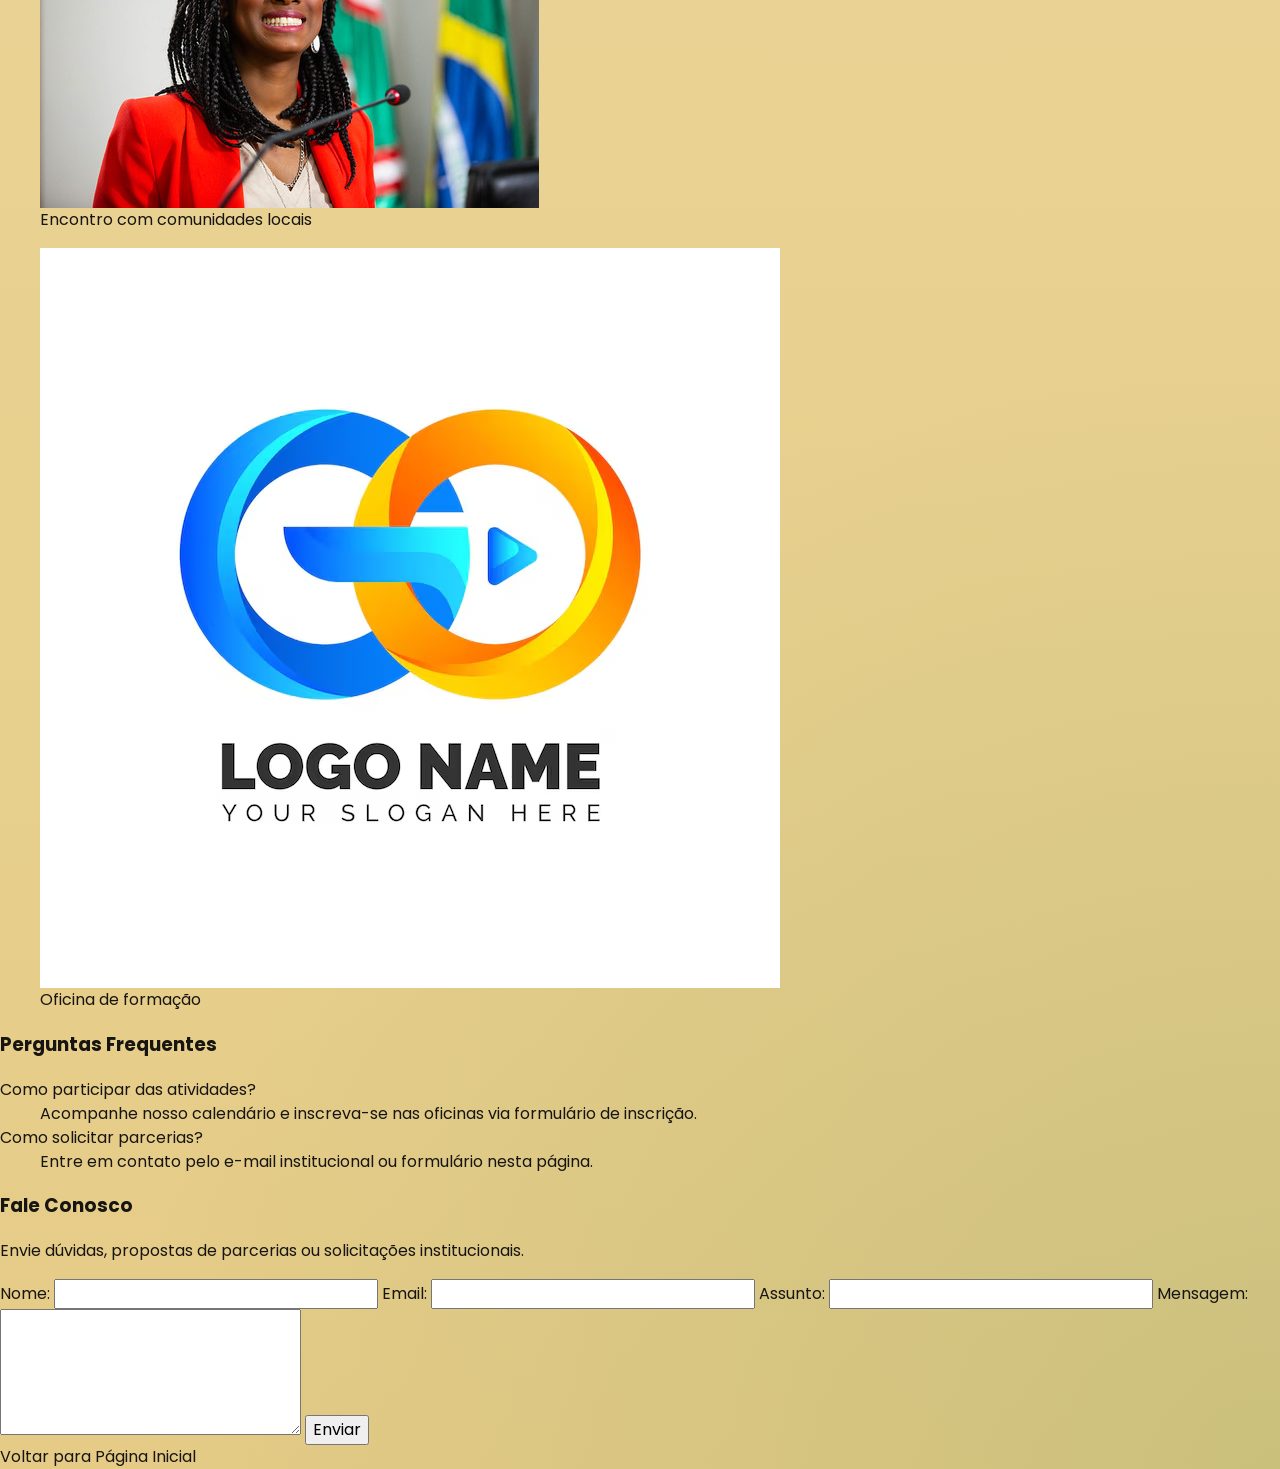
<file: src/pages/quem_somos_novo.html>
<!doctype html>
<html lang="pt-br">
  <head>
    <meta charset="UTF-8" />
    <meta name="viewport" content="width=device-width, initial-scale=1.0" />
    <title>Quem Somos - NEABI</title>
    <link rel="stylesheet" href="../styles/global.css" />
    <link rel="stylesheet" href="../styles/transicao.css" />
    <link rel="stylesheet" href="../styles/carol_dartora.css" />
  </head>
  <body>
    <div class="div_transicao"></div>

    <header class="cabecalho">
      <div class="identidade_do_site">
        <img class="logo_do_site" src="../assets/ui/logo_do_site.png" alt="Logo do Site" />
      </div>

      <nav class="navegacao">
        <ul class="menu-pagina-inicial">
          <li><a href="index.html">Início</a></li>
          <li><a href="quem_somos_novo.html">Quem Somos</a></li>
          <li><a href="#" class="Projetos">Projetos</a></li>
          <li><a href="#">Eventos</a></li>
        </ul>
      </nav>

      <a href="#" class="botao-contato">
        <span class="texto-botao">Fale Conosco</span>
        <video class="icone-punho" src="../assets/ui/animacao_punho.webm" muted playsinline preload="auto"></video>
      </a>
    </header>

    <main class="colecao-carol">
      <section class="carol-hero">
        <h2>Quem Somos</h2>
        <p>O NEABI (Núcleo de Estudos Afro-Brasileiros e Indígenas) promove pesquisa, ensino e extensão voltados à valorização de histórias, saberes e práticas culturais de populações negras e indígenas.</p>
      </section>

      <article class="carol-conteudo">
        <h1 class="carol-titulo">Núcleo de Estudos Afro-Brasileiros e Indígenas (NEABI)</h1>

        <p>O NEABI articula ações acadêmicas e comunitárias para fortalecer a inclusão, a produção de conhecimento crítico e a memória histórica. Atuamos por meio de pesquisa, formação, eventos e políticas públicas.</p>

        <!-- Missão -->
        <section class="carol-section" id="missao">
          <h3>Missão</h3>
          <p>Contribuir para uma universidade mais inclusiva e para a construção de políticas públicas que promovam igualdade racial e direitos culturais.</p>
        </section>

        <!-- Equipe -->
        <section class="carol-section" id="equipe">
          <h3>Equipe</h3>
          <p>Equipe interdisciplinar composta por docentes, pesquisadores e estudantes envolvidos nas atividades do núcleo.</p>
          <div class="team-grid">
            <article>
              <img src="../assets/ui/image-removebg-preview (1).png" alt="Coordenador NEABI" />
              <h4>Prof.ª Exemplo A</h4>
              <p>Coordenadora</p>
            </article>
            <article>
              <img src="../assets/ui/logo_do_site.png" alt="Pesquisador NEABI" />
              <h4>Dr. Exemplo B</h4>
              <p>Pesquisador</p>
            </article>
            <article>
              <img src="../assets/carol_dartora.png" alt="Comunicação NEABI" />
              <h4>Exemplo C</h4>
              <p>Produção e Comunicação</p>
            </article>
          </div>
        </section>

        <!-- Projetos -->
        <section class="carol-section" id="projetos">
          <h3>Projetos e Programas</h3>
          <p>Atuamos em projetos de pesquisa, exposições e formação focados em memória, educação e cultura.</p>
          <ul>
            <li><strong>Mulheres Extraordinárias</strong> — Exposição e registros biográficos.</li>
            <li><strong>Oficinas Comunitárias</strong> — Formação para jovens e lideranças locais.</li>
            <li><strong>Pesquisa de Memória</strong> — Documentação de trajetórias e acervos.</li>
          </ul>
        </section>

        <!-- Transparência -->
        <section class="carol-section" id="transparencia">
          <h3>Transparência e Relatórios</h3>
          <p>Publicamos relatórios e documentos de prestação de contas referentes às ações e fontes de financiamento.</p>
          <ul class="resource-list">
            <li><a href="../assets/relatorio-2025.pdf">Relatório de atividades 2025 (PDF)</a></li>
            <li><a href="../assets/planilha-gastos.xlsx">Execução orçamentária (Planilha)</a></li>
          </ul>
        </section>

        <!-- Galeria -->
        <section class="carol-section" id="galeria-neabi">
          <h3>Galeria de Imagens</h3>
          <p>Imagens de eventos, oficinas e atividades do NEABI. Atualize as imagens conforme necessário.</p>
          <div class="galeria-imagens">
            <figure>
              <img src="../assets/ui/image-removebg-preview (1).png" alt="Seminário NEABI" />
              <figcaption>Seminário sobre Igualdade Racial</figcaption>
            </figure>
            <figure>
              <img src="../assets/carol_dartora.png" alt="Encontro comunitário" />
              <figcaption>Encontro com comunidades locais</figcaption>
            </figure>
            <figure>
              <img src="../assets/ui/logo_do_site.png" alt="Oficina" />
              <figcaption>Oficina de formação</figcaption>
            </figure>
          </div>
        </section>

        <!-- FAQ -->
        <section class="carol-section" id="faq">
          <h3>Perguntas Frequentes</h3>
          <dl class="faq">
            <dt>Como participar das atividades?</dt>
            <dd>Acompanhe nosso calendário e inscreva-se nas oficinas via formulário de inscrição.</dd>
            <dt>Como solicitar parcerias?</dt>
            <dd>Entre em contato pelo e-mail institucional ou formulário nesta página.</dd>
          </dl>
        </section>

        <!-- Contato -->
        <section class="carol-section" id="contato">
          <h3>Fale Conosco</h3>
          <p>Envie dúvidas, propostas de parcerias ou solicitações institucionais.</p>
          <form action="mailto:seu-email@exemplo.com" method="post" enctype="text/plain" class="contato-form">
            <label>Nome: <input name="nome" required></label>
            <label>Email: <input type="email" name="email" required></label>
            <label>Assunto: <input name="assunto"></label>
            <label>Mensagem:<textarea name="mensagem" rows="5" required></textarea></label>
            <button type="submit" class="botao-voltar">Enviar</button>
          </form>
        </section>

        <a class="botao-voltar" href="pagina_inicial.html">Voltar para Página Inicial</a>
      </article>
    </main>

    <script src="../scripts/animacoes.js"></script>
    <script src="../scripts/transicao.js"></script>
  </body>
</html>
</file>
<file: src/styles/global.css>
@import url("https://fonts.googleapis.com/css2?family=Poppins:wght@400;500;600;700;800&display=swap");

:root {
  --color-bg: #f4e6b4;
  --color-surface: rgba(244, 230, 180, 0.84);
  --color-header: #c11f26;
  --color-text: #171512;
  --color-border: black;
  --color-accent: #0f6b37;
  --color-accent-dark: #094a26;
  --color-red-dark: #8f131a;
  --color-gold: #e0bb4f;
  --color-shadow: rgba(17, 17, 17, 0.14);
  --font-base: "Poppins", sans-serif;
  --container-padding: clamp(16px, 3vw, 32px);
  --radius-md: 14px;
  --radius-lg: 18px;
  --transition-fast: 180ms ease;
  --transition-base: 260ms ease;
}

/* =========================
   RESET GLOBAL
   ========================= */

*,
*::before,
*::after {
  box-sizing: border-box;
}

html {
  scroll-behavior: smooth;
}

body {
  margin: 0;
  min-height: 100vh;
  color: var(--color-text);
  font-family: var(--font-base);
  line-height: 1.5;
  text-rendering: optimizeLegibility;
  background:
    radial-gradient(circle at top, rgba(193, 31, 38, 0.12), transparent 28%),
    radial-gradient(circle at bottom right, rgba(15, 107, 55, 0.12), transparent 24%),
    linear-gradient(180deg, #f2e3b0 0%, #e5cb86 100%);
}

img,
video {
  display: block;
  max-width: 100%;
}

a {
  color: inherit;
  text-decoration: none;
  
}

button,
a,
input,
textarea,
select {
  font: inherit;
}

:focus-visible {
  outline: 3px solid rgba(30, 132, 73, 0.45);
  outline-offset: 3px;
}

/* =========================
   HEADER
   ========================= */

.cabecalho {
  position: sticky;
  top: 0;
  z-index: 50;
  display: flex;
  align-items: center;
  gap: 20px;
  padding: 16px var(--container-padding);
  background-color: #c11f26;  
  border-bottom: 3px solid var(--color-border);
 
}

.cabecalho::after {
  content: "";
  position: absolute;
  left: 0;
  right: 0;
  bottom: -3px;
  height: 6px;
}

.identidade_do_site {
  display: flex;
  align-items: center;
  gap: 12px;
  flex-shrink: 0;
}

.logo_do_site {
  width: auto;
  max-height: 46px;
}

/* =========================
   NAVEGACAO
   ========================= */

.navegacao {
  display: flex;
  flex: 1;
  justify-content: center;
  min-width: 0;
}

.menu-pagina-inicial {
  display: flex;
  flex-wrap: wrap;
  justify-content: center;
  gap: 12px 18px;
  margin: 0;
  padding: 0;
  list-style: none;
  font-size: 0.95rem;
  font-weight: 700;
  text-transform: uppercase;
  letter-spacing: 0.04em;
}

.navegacao a {
  position: relative;
  display: inline-flex;
  align-items: center;
  justify-content: center;
  min-height: 42px;
  padding: 8px 8px 10px;
  border-radius: 0;
    color: #ffffff;
}

.navegacao a::after {
  content: "";
  position: absolute;
  left: 0;
  bottom: 2px;
  width: 100%;
  height: 2px;
  background: #094a26;
  transform: scaleX(0);
  transform-origin: left;
  transition: transform var(--transition-fast);
}

.navegacao a:hover,
.navegacao a:focus-visible {
  color: black;
  background-color: transparent;
  transform: translateY(-1px);
}

.navegacao a:hover::after,
.navegacao a:focus-visible::after {
  transform: scaleX(1);
}

/* =========================
   BOTAO DE CONTATO
   ========================= */

.botao-contato {
  position: relative;
  z-index: 1;
  display: inline-flex;
  align-items: center;
  justify-content: center;
  gap: 8px;
  min-width: 168px;
  min-height: 52px;
  margin-left: auto;
  padding: 0 52px 0 20px;
  overflow: hidden;
  color: #ffffff;
  background: #158447;
  border: 1.5px solid var(--color-border);
  border-radius: 10px;
  box-shadow:
    inset 0 1px 0 rgba(255, 255, 255, 0.22),
    0 10px 20px rgba(20, 99, 56, 0.2);
  transition:
    transform var(--transition-fast),
    box-shadow var(--transition-fast),
    filter var(--transition-fast);
}

.botao-contato::before {
  content: "";
  position: absolute;
  inset: 1px;
  border-radius: inherit;
  pointer-events: none;
}

.botao-contato::after {
  content: "";
  position: absolute;
  top: 0;
  left: -35%;
  width: 32%;
  height: 100%;
  transform: skewX(-22deg);
  transition: left 320ms ease;
  pointer-events: none;
}

.botao-contato:hover {
  transform: translateY(-3px) scale(1.01);
  filter: brightness(1.04);
  
}

.botao-contato:hover::after {
  left: 118%;
}

.texto-botao {
  position: relative;
  z-index: 3;
  white-space: nowrap;
  font-weight: 700;
  letter-spacing: 0.01em;
  transition: transform var(--transition-base), letter-spacing var(--transition-fast);
}

.botao-contato:hover .texto-botao {
  transform: translateX(-6px);
  letter-spacing: 0.02em;
  color:black;
}

.icone-punho {
  position: absolute;
  right: 3px;
  bottom: -25px;
  z-index: 2;
  width: 74px;
  height: auto;
  opacity: 0;
  transform: translateY(22px);
  transition:
    transform var(--transition-base),
    opacity var(--transition-base);
}

.botao-contato:hover .icone-punho {
  opacity: 1;
  transform: translateY(-7px);
}

/* =========================
   RESPONSIVIDADE
   ========================= */

@media (max-width: 900px) {
  .cabecalho {
    flex-wrap: wrap;
  }

  .navegacao {
    order: 3;
    width: 100%;
    flex-basis: 100%;
  }

  .menu-pagina-inicial {
    width: 100%;
  }
}

@media (max-width: 640px) {
  .cabecalho {
    justify-content: center;
    gap: 14px;
    padding-top: 14px;
    padding-bottom: 14px;
  }

  .identidade_do_site {
    width: 100%;
    justify-content: center;
  }

  .menu-pagina-inicial {
    gap: 10px;
    font-size: 0.88rem;
  }

  .navegacao a {
    width: 100%;
  }

  .botao-contato {
    margin-left: 0;
    min-width: auto;
    min-height: 42px;
    padding: 8px 14px 10px;
    color: inherit;
    background: transparent;
    border: 0;
    border-radius: 0;
    box-shadow: none;
  }

  .botao-contato::before,
  .botao-contato::after,
  .icone-punho {
    display: none;
  }

  .texto-botao {
    transform: none !important;
    letter-spacing: 0;
    font-size: 0.88rem;
    font-weight: 700;
    text-transform: uppercase;
  }

  .botao-contato:hover {
    transform: translateY(-1px);
    filter: none;
    box-shadow: none;
  }

  .botao-contato:hover .texto-botao {
    color: #ffffff;
  }
}
</file>
<file: src/styles/transicao.css>
@view-transition {
	navigation: auto;
}

::view-transition-old(root) {
	animation: fade-out 0.5s ease;
}

::view-transition-new(root) {
	animation: fade-in 0.5s ease;
}

@keyframes fade-out {
	to {
		opacity: 0;
	}
}

@keyframes fade-in {
	from {
		opacity: 0;
	}
	to {
		opacity: 1;
	}
}

.div_transicao {
  position: fixed;
  top: 0;
  left: 0;
  width: 100%;
  height: 100%;
  background: white;
  z-index: 9999;
  opacity: 1;
  transition: opacity 0.5s ease;
}

@media (prefers-reduced-motion) {
	::view-transition-group(*),
	::view-transition-old(*),
	::view-transition-new(*) {
		animation: none !important;
	}
	.div_transicao {
		transition: none;
	}
}
</file>
<file: src/styles/carol_dartora.css>
/* ========================================
   ESTILOS - PÁGINA CAROL DARTORA
   DESIGN MINIMALISTA E INSTITUCIONAL
   ======================================== */

:root {
  --primary-color: #c11f26;
  --secondary-color: #0f6b37;
  --dark-bg: #1a1a1a;
  --light-text: black;
  --accent-color: goldenrod;
}

/* ========================================
   LAYOUT GERAL
   ======================================== */

.carol-main {
  width: 100%;
  display: flex;
  flex-direction: column;
  background:     linear-gradient(180deg, #c11f26 0%, #8f131a 100%);
}

/* ========================================
   HERO SECTION
   ======================================== */

.carol-hero {
  position: relative;
  height: 450px;
  display: flex;
  align-items: center;
  justify-content: center;
  overflow: hidden;
  background: linear-gradient(135deg, #c11f26, #8f131a);
  padding: 40px 20px;
  text-align: center;
}

.carol-hero::before {
  content: "";
  position: absolute;
  inset: 0;
  background: url('data:image/svg+xml,<svg xmlns="http://www.w3.org/2000/svg" viewBox="0 0 100 100"><circle cx="10" cy="10" r="1" fill="rgba(255,255,255,0.1)"/></svg>');
  opacity: 0.2;
}

.carol-imagem-hero {
  position: absolute;
  inset: 0;
  width: 100%;
  height: 100%;
  object-fit: cover;
  z-index: 0;
}

.carol-imagem-hero img {
  width: 100%;
  height: 100%;
  object-fit: cover;
  display: block;
}

.hero-overlay {
  position: absolute;
  inset: 0;
  background: rgba(0, 0, 0, 0.3);
  z-index: 1;
}

.hero-content {
  position: relative;
  z-index: 2;
  color: var(--light-text);
  max-width: 800px;
}

.hero-badge {
  display: inline-flex;
  align-items: center;
  gap: 8px;
  background: rgba(255, 255, 255, 0.15);
  border: 1px solid rgba(255, 255, 255, 0.3);
  padding: 8px 16px;
  border-radius: 4px;
  font-size: 0.85rem;
  font-weight: 600;
  text-transform: uppercase;
  letter-spacing: 0.5px;
  margin-bottom: 16px;
}

.hero-content h1 {
  font-size: clamp(2.2rem, 5vw, 3.8rem);
  margin:1px;
  font-weight: 800;
  letter-spacing: -1px;
}

.hero-desc {
  font-size: 1.1rem;
  margin-bottom: 270px;
  opacity: 0.95;
  line-height: 1.5;
}

/* ========================================
   SEÇÃO APRESENTAÇÃO
   ======================================== */

.carol-apresentacao {
  padding: 30px 15px;
  margin:60px;
  background-color: whitesmoke;
  border-radius: 16px;
    border-top: #0f6b37 8px solid

}

.carol-container {
  max-width: 1200px;
  margin: 0 auto;
  width: 100%;
}

.carol-apresentacao .carol-container {
  display: grid;
  grid-template-columns: 1fr 1fr;
  gap: 50px;
  align-items: center;
}

.carol-imagem-container {
  position: relative;
}

.carol-imagem {
  position: relative;
  z-index: 2;
  
}

.carol-imagem img {
  width: 100%;
  height: auto;
  border-radius: 4px;
  display: block;
  box-shadow: 0 10px 30px rgba(193, 31, 38, 0.25);
}

/* ========================================
   REDES SOCIAIS AO LADO DA IMAGEM
   ======================================== */

.carol-redes-sociais {
  display: flex;
  flex-direction: column;
  gap: 16px;
  margin-top: 24px;
}

.social-link {
  display: flex;
  align-items: center;
  gap: 12px;
  padding: 14px 20px;
  background: linear-gradient(135deg, rgba(193, 31, 38, 0.08), rgba(15, 107, 55, 0.08));
  border: 1px solid rgba(193, 31, 38, 0.15);
  border-radius: 4px;
  color: var(--light-text);
  text-decoration: none;
  font-weight: 600;
  font-size: 0.95rem;
  transition: all 0.3s ease;
}

.social-link:hover {
  background: linear-gradient(135deg, rgba(193, 31, 38, 0.15), rgba(15, 107, 55, 0.12));
  border-color: var(--primary-color);
  transform: translateX(4px);
}

.social-link i {
  font-size: 1.3rem;
  min-width: 30px;
}

.social-link.instagram {
  --platform-color: #E4405F;
}

.social-link.instagram:hover {
  color: #E4405F;
}

.social-link.twitter {
  --platform-color: #1d9bf0;
}

.social-link.twitter:hover {
  color: #1d9bf0;
}

.social-link.facebook {
  --platform-color: #1877f2;
}

.social-link.facebook:hover {
  color: #1877f2;
}

/* TEXTO LATERAL */

.carol-texto h2 {
  color: var(--light-text);
  font-size: 2rem;
  margin: 0 0 24px;
  font-weight: 800;
  letter-spacing: -0.5px;
}

.carol-texto p {
  color: rgba(0, 0, 0, 0.85);
  font-size: 1rem;
  line-height: 1.8;
  margin: 0 0 16px;
}

.carol-texto p strong {
  color: var(--accent-color);
  font-weight: 700;
}

/* INFO CARDS */

.carol-info-grid {
  display: grid;
  grid-template-columns: repeat(auto-fit, minmax(200px, 1fr));
  gap: 20px;
  margin-top: 32px;
}

.info-card {
  background: rgba(255, 0, 13, 0.08);
  border: 1px solid rgba(193, 31, 38, 0.15);
  border-radius: 4px;
  padding: 24px;
  text-align: center;
  transition: all 0.3s ease;
}

.info-card:hover {
  background: rgba(193, 31, 38, 0.12);
  border-color: var(--primary-color);
  transform: translateY(-4px);
}

.info-card i {
  font-size: 2rem;
  color: var(--accent-color);
  margin-bottom: 12px;
}

.info-card h4 {
  color: var(--light-text);
  font-size: 1.05rem;
  margin: 0 0 8px;
  font-weight: 700;
}

.info-card p {
  color: rgba(0, 0, 0, 0.75);
  font-size: 0.9rem;
  margin: 0;
  line-height: 1.5;
}

/* ========================================
   SEÇÃO IMPACTO
   ======================================== */

.carol-impacto {
  padding: 60px 20px;
  background: linear-gradient(135deg, rgba(193, 31, 38, 0.08), rgba(15, 107, 55, 0.08));
  border-top: 1px solid rgba(193, 31, 38, 0.15);
  background-color: whitesmoke;
  margin:95px;

}

.secao-header {
  text-align: center;
  margin-bottom: 50px;
}

.secao-header h2 {
  color: var(--light-text);
  font-size: clamp(1.8rem, 3vw, 2.6rem);
  margin: 0 0 12px;
  font-weight: 800;
  letter-spacing: -0.5px;
}

.secao-subtitulo {
  color: rgba(255, 255, 255, 0.8);
  font-size: 1.05rem;
  margin: 0;
  font-weight: 400;
}

.impacto-cards {
  display: grid;
  grid-template-columns: repeat(auto-fit, minmax(280px, 1fr));
  gap: 28px;
}

.card-impacto {
  background: linear-gradient(135deg, rgba(193, 31, 38, 0.08), rgba(15, 107, 55, 0.08));
  border: 1px solid rgba(193, 31, 38, 0.15);
  border-radius: 4px;
  padding: 32px 24px;
  text-align: center;
  transition: all 0.3s ease;
  position: relative;
  overflow: hidden;
}

.card-impacto::before {
  content: "";
  position: absolute;
  top: 0;
  left: 0;
  right: 0;
  height: 4px;
  background: linear-gradient(90deg, var(--primary-color), var(--secondary-color));
}

.card-impacto:hover {
  transform: translateY(-8px);
  background: linear-gradient(135deg, rgba(193, 31, 38, 0.15), rgba(15, 107, 55, 0.12));
  border-color: var(--primary-color);
  box-shadow: 0 12px 30px rgba(193, 31, 38, 0.2);
}

.card-icon {
  font-size: 2.8rem;
  color: var(--accent-color);
  margin-bottom: 16px;
}

.card-impacto h3 {
  color: var(--light-text);
  font-size: 1.2rem;
  margin: 0 0 12px;
  font-weight: 700;
}

.card-impacto p {
  color: rgba(255, 255, 255, 0.8);
  font-size: 0.95rem;
  margin: 0;
  line-height: 1.6;
}

/* ========================================
   SEÇÃO VALORES
   ======================================== */

.carol-valores {
  padding: 60px 20px;
  border-top: 1px solid rgba(193, 31, 38, 0.15);
}

.valores-lista {
  display: grid;
  grid-template-columns: repeat(auto-fit, minmax(280px, 1fr));
  gap: 32px;
}

.valor-item {
  position: relative;
  padding-left: 60px;
}

.valor-numero {
  position: absolute;
  left: 0;
  top: 0;
  display: flex;
  align-items: center;
  justify-content: center;
  width: 50px;
  height: 50px;
  background: linear-gradient(135deg, rgba(193, 31, 38, 0.15), rgba(15, 107, 55, 0.12));
  border: 2px solid rgba(193, 31, 38, 0.2);
  border-radius: 4px;
  color: var(--accent-color);
  font-weight: 800;
  font-size: 1.3rem;
}

.valor-item h3 {
  color: var(--light-text);
  font-size: 1.15rem;
  margin: 0 0 10px;
  font-weight: 700;
}

.valor-item p {
  color: rgba(255, 255, 255, 0.8);
  font-size: 0.95rem;
  margin: 0;
  line-height: 1.6;
}

/* ========================================
   SEÇÃO RECURSO/EMENDA
   ======================================== */

.carol-recurso {
  padding: 60px 20px;
  background: linear-gradient(135deg, rgba(193, 31, 38, 0.08), rgba(15, 107, 55, 0.08));
  border-top: 1px solid rgba(193, 31, 38, 0.15);
}

.recurso-box {
  background: linear-gradient(135deg, rgba(193, 31, 38, 0.1), rgba(15, 107, 55, 0.09));
  border-left: 5px solid var(--primary-color);
  border: 1px solid rgba(193, 31, 38, 0.15);
  border-left: 5px solid var(--primary-color);
  border-radius: 4px;
  padding: 40px;
}

.recurso-header {
  display: flex;
  align-items: center;
  gap: 16px;
  margin-bottom: 24px;
}

.recurso-header i {
  font-size: 2rem;
  color: var(--accent-color);
}

.recurso-header h2 {
  color: var(--light-text);
  font-size: 1.8rem;
  margin: 0;
  font-weight: 800;
}

.recurso-box p {
  color: rgba(255, 255, 255, 0.85);
  font-size: 1rem;
  line-height: 1.8;
  margin: 0 0 16px;
}

.recurso-box p:last-of-type {
  margin-bottom: 28px;
}

.recurso-btn {
  display: inline-flex;
  align-items: center;
  gap: 10px;
  background: var(--primary-color);
  color: white;
  padding: 14px 32px;
  text-decoration: none;
  border-radius: 4px;
  font-weight: 700;
  font-size: 0.95rem;
  text-transform: uppercase;
  letter-spacing: 0.5px;
  transition: all 0.3s ease;
}

.recurso-btn:hover {
  background: var(--secondary-color);
  transform: translateX(4px);
}

/* ========================================
   SEÇÃO CTA FINAL
   ======================================== */

.carol-cta {
  padding: 60px 20px;
  border-top: 1px solid rgba(193, 31, 38, 0.15);
}

.cta-content {
  text-align: center;
}

.cta-content h2 {
  color: var(--light-text);
  font-size: clamp(1.8rem, 3vw, 2.6rem);
  margin: 0 0 12px;
  font-weight: 800;
  letter-spacing: -0.5px;
}

.cta-content p {
  color: rgba(255, 255, 255, 0.85);
  font-size: 1.05rem;
  margin: 0 0 32px;
  line-height: 1.6;
}

.cta-button {
  display: inline-flex;
  align-items: center;
  gap: 10px;
  background: var(--primary-color);
  color: white;
  padding: 14px 32px;
  text-decoration: none;
  border-radius: 4px;
  font-weight: 700;
  font-size: 0.95rem;
  text-transform: uppercase;
  letter-spacing: 0.5px;
  transition: all 0.3s ease;
}

.cta-button:hover {
  background: var(--secondary-color);
  transform: translateX(4px);
  box-shadow: 0 6px 16px rgba(193, 31, 38, 0.3);
}

/* ========================================
   RESPONSIVIDADE
   ======================================== */

@media (max-width: 768px) {
  .carol-hero {
    height: 280px;
    padding: 30px 16px;
  }

  .hero-content h1 {
    font-size: 1.8rem;
    margin-bottom: 12px;
    color:whitesmoke;
  }

  .hero-desc {
    font-size: 0.95rem;
  }

  .carol-apresentacao .carol-container {
    grid-template-columns: 1fr;
    gap: 30px;
  }

  .carol-texto h2 {
    font-size: 1.6rem;
    color:black;
    
  }

  .carol-texto p {
    font-size: 0.95rem;
  }

  .carol-redes-sociais {
    gap: 12px;
    margin-top: 20px;
  }

  .social-link {
    padding: 12px 16px;
    font-size: 0.9rem;
  }

  .social-link i {
    font-size: 1.1rem;
  }

  .carol-info-grid {
    gap: 16px;
  }

  .carol-impacto {
    padding: 40px 16px;
  }

  .secao-header {
    margin-bottom: 40px;
  }

  .secao-header h2 {
    font-size: 1.6rem;
  }

  .impacto-cards {
    gap: 20px;
  }

  .card-impacto {
    padding: 24px 18px;
  }

  .card-icon {
    font-size: 2.2rem;
  }

  .card-impacto h3 {
    font-size: 1.05rem;
  }

  .carol-valores {
    padding: 40px 16px;
  }

  .valores-lista {
    gap: 24px;
  }

  .carol-recurso {
    padding: 40px 16px;
  }

  .recurso-box {
    padding: 28px 20px;
  }

  .recurso-header i {
    font-size: 1.6rem;
  }

  .recurso-header h2 {
    font-size: 1.4rem;
  }

  .carol-cta {
    padding: 40px 16px;
  }

  .cta-content h2 {
    font-size: 1.6rem;
  }

  .cta-content p {
    font-size: 0.95rem;
  }
}

@media (max-width: 480px) {
  .carol-hero {
    height: 240px;
    padding: 20px 12px;
  }

  .hero-badge {
    font-size: 0.75rem;
    padding: 6px 12px;
  }

  .hero-content h1 {
    font-size: 1.4rem;
    margin-bottom: 8px;
  }

  .hero-desc {
    font-size: 0.85rem;
  }

  .carol-apresentacao {
    padding: 40px 12px;
  }

  .carol-texto h2 {
    font-size: 1.3rem;
    margin-bottom: 16px;
  }

  .carol-texto p {
    font-size: 0.85rem;
  }

  .carol-redes-sociais {
    gap: 10px;
  }

  .social-link {
    padding: 10px 14px;
    font-size: 0.8rem;
  }

  .social-link i {
    font-size: 0.95rem;
  }

  .carol-info-grid {
    grid-template-columns: 1fr;
    gap: 12px;
  }

  .info-card {
    padding: 16px;
  }

  .info-card i {
    font-size: 1.6rem;
  }

  .info-card h4 {
    font-size: 0.95rem;
  }

  .info-card p {
    font-size: 0.8rem;
  }

  .carol-impacto {
    padding: 30px 12px;
  }

  .secao-header {
    margin-bottom: 30px;
  }

  .secao-header h2 {
    font-size: 1.3rem;
  }

  .secao-subtitulo {
    font-size: 0.9rem;
  }

  .impacto-cards {
    grid-template-columns: 1fr;
    gap: 16px;
  }

  .card-impacto {
    padding: 20px 16px;
  }

  .card-icon {
    font-size: 1.8rem;
  }

  .card-impacto h3 {
    font-size: 0.95rem;
  }

  .card-impacto p {
    font-size: 0.8rem;
  }

  .carol-valores {
    padding: 30px 12px;
  }

  .valores-lista {
    grid-template-columns: 1fr;
    gap: 20px;
  }

  .valor-numero {
    width: 45px;
    height: 45px;
    font-size: 1.1rem;
  }

  .valor-item {
    padding-left: 55px;
  }

  .valor-item h3 {
    font-size: 1rem;
  }

  .valor-item p {
    font-size: 0.8rem;
  }

  .carol-recurso {
    padding: 30px 12px;
  }

  .recurso-box {
    padding: 20px 16px;
  }

  .recurso-header {
    margin-bottom: 16px;
  }

  .recurso-header i {
    font-size: 1.4rem;
  }

  .recurso-header h2 {
    font-size: 1.2rem;
  }

  .recurso-box p {
    font-size: 0.85rem;
    margin-bottom: 12px;
  }

  .recurso-btn {
    padding: 10px 20px;
    font-size: 0.8rem;
  }

  .carol-cta {
    padding: 30px 12px;
  }

  .cta-content h2 {
    font-size: 1.3rem;
  }

  .cta-content p {
    font-size: 0.85rem;
    margin-bottom: 20px;
  }

  .cta-button {
    padding: 10px 20px;
    font-size: 0.8rem;
  }
}
</file>
<file: src/styles/conheca_trajetoria.css>
/* ========================================
   ESTILOS - CONHEÇA A TRAJETÓRIA
   COM ESPAÇO PARA IMAGENS E FOOTER FIXO
   ======================================== */

:root {
  --primary-color: #c11f26;
  --secondary-color: #0f6b37;
  --dark-bg: #1a1a1a;
  --light-text: #ffffff;
  --accent-color: #e0bb4f;
}

/* ========================================
   LAYOUT GERAL
   ======================================== */

body {
  display: flex;
  flex-direction: column;
  min-height: 100vh;
}

.trajetoria-main {
  width: 100%;
  display: flex;
  flex-direction: column;
  background: linear-gradient(145deg, rgba(8, 93, 11, 0.98), rgba(15, 107, 55, 0.96));
  flex: 1;
  padding-bottom: 20px;
}

/* ========================================
   HERO SECTION
   ======================================== */

.hero-trajetoria {
  position: relative;
  height: 320px;
  display: flex;
  align-items: center;
  justify-content: center;
  overflow: hidden;
  background: linear-gradient(135deg, #c11f26, #8f131a);
  padding: 40px 20px;
  text-align: center;
}

.hero-trajetoria::before {
  content: "";
  position: absolute;
  inset: 0;
  background: url('data:image/svg+xml,<svg xmlns="http://www.w3.org/2000/svg" viewBox="0 0 100 100"><circle cx="10" cy="10" r="1" fill="rgba(255,255,255,0.1)"/></svg>');
  opacity: 0.1;
}

.hero-overlay {
  position: absolute;
  inset: 0;
  background: rgba(0, 0, 0, 0.25);
  z-index: 1;
}

.hero-content {
  position: relative;
  z-index: 2;
  color: var(--light-text);
}

.hero-title {
  font-size: clamp(2.2rem, 4vw, 3.4rem);
  margin: 0 0 12px;
  font-weight: 800;
  letter-spacing: -0.5px;
}

.hero-quote {
  font-size: clamp(0.95rem, 1.8vw, 1.15rem);
  font-style: italic;
  margin: 0;
  opacity: 0.9;
  line-height: 1.5;
  font-weight: 300;
}

/* ========================================
   MENU DE NAVEGAÇÃO FIXO
   ======================================== */

.menu-navegacao-fixo {
  position: sticky;
  top: 0;
  width: 100%;
  background: rgba(0, 0, 0, 0.15);
  backdrop-filter: blur(10px);
  border-bottom: 1px solid rgba(193, 31, 38, 0.2);
  z-index: 50;
  padding: 12px 0;
}

.menu-nav-container {
  max-width: 1000px;
  margin: 0 auto;
  display: flex;
  justify-content: center;
  gap: 8px;
  flex-wrap: wrap;
  padding: 0 20px;
}

.menu-nav-link {
  display: flex;
  align-items: center;
  gap: 6px;
  padding: 8px 18px;
  color: rgba(255, 255, 255, 0.8);
  text-decoration: none;
  font-size: 0.9rem;
  font-weight: 600;
  border-radius: 4px;
  transition: all 0.3s ease;
  white-space: nowrap;
  border: 1px solid transparent;
}

.menu-nav-link:hover {
  background: rgba(193, 31, 38, 0.15);
  color: var(--light-text);
  border-color: rgba(193, 31, 38, 0.3);
}

.menu-nav-link i {
  font-size: 1rem;
}

@media (max-width: 768px) {
  .menu-nav-container {
    gap: 4px;
  }

  .menu-nav-link {
    padding: 6px 12px;
    font-size: 0.8rem;
  }

  .menu-nav-link span {
    display: none;
  }

  .menu-nav-link i {
    font-size: 0.9rem;
  }
}

/* ========================================
   CONTEÚDO PRINCIPAL
   ======================================== */

.secao-trajetoria {
  padding: 50px 20px;
  border-bottom: 1px solid rgba(193, 31, 38, 0.1);
  max-width: 1000px;
  margin: 0 auto;
  width: 100%;
}

.secao-trajetoria.secao-destacada {
  background: rgba(193, 31, 38, 0.05);
}

.secao-container {
  width: 100%;
}

.secao-header {
  text-align: left;
  margin-bottom: 30px;
}

.secao-header h2 {
  color: var(--light-text);
  font-size: clamp(1.5rem, 2.5vw, 2rem);
  margin: 0 0 8px;
  font-weight: 800;
  letter-spacing: -0.4px;
}

.secao-header h2 i {
  color: var(--accent-color);
  margin-right: 8px;
  font-size: 0.9em;
}

.secao-subtitulo {
  color: rgba(255, 255, 255, 0.65);
  font-size: 0.9rem;
  margin: 0;
  font-weight: 400;
}

/* ========================================
   BIOGRAFIA COM IMAGEM
   ======================================== */

.biografia-layout {
  display: grid;
  grid-template-columns: 1fr 350px;
  gap: 40px;
  align-items: start;
}

.biografia-texto {
  display: flex;
  flex-direction: column;
  gap: 16px;
}

.biografia-texto p {
  color: rgba(255, 255, 255, 0.85);
  font-size: 1rem;
  line-height: 1.9;
  margin: 0;
  text-align: justify;
}

.biografia-imagem {
  width: 100%;
}

.biografia-imagem img {
  width: 100%;
  height: auto;
  border-radius: 0;
  display: block;
  border: 1px solid rgba(193, 31, 38, 0.2);
  box-shadow: 0 6px 15px rgba(0, 0, 0, 0.3);
}

/* ========================================
   TIMELINE COM IMAGENS
   ======================================== */

.timeline-container {
  display: flex;
  flex-direction: column;
  gap: 32px;
}

.timeline-item {
  padding: 0;
  margin: 0;
  border: none;
}

.timeline-item::before {
  content: "";
  position: absolute;
  display: none;
}

.timeline-year {
  color: var(--accent-color);
  font-size: 1.1rem;
  font-weight: 800;
  margin-bottom: 12px;
  letter-spacing: 0.4px;
  text-transform: uppercase;
}

.timeline-conteudo {
  background: rgba(0, 0, 0, 0.1);
  border-left: 3px solid var(--primary-color);
  padding: 20px;
  border-radius: 0;
  display: flex;
  gap: 24px;
  align-items: flex-start;
}

.timeline-text {
  color: rgba(255, 255, 255, 0.85);
  font-size: 0.98rem;
  line-height: 1.8;
  margin: 0;
  padding: 0;
  background: transparent;
  flex: 1;
  text-align: justify;
}

.timeline-imagem {
  width: 250px;
  min-width: 250px;
  border: 1px solid rgba(193, 31, 38, 0.15);
  border-radius: 0;
  overflow: hidden;
}

.timeline-imagem img {
  width: 100%;
  height: 150px;
  object-fit: cover;
  display: block;
}

/* ========================================
   SEÇÃO EXTRAORDINÁRIA COM IMAGEM
   ======================================== */

.extraordinaria-layout {
  display: grid;
  grid-template-columns: 1fr 340px;
  gap: 40px;
  align-items: center;
}

.extraordinaria-content {
  background: transparent;
  border: none;
  border-left: none;
  padding: 0;
  color: rgba(255, 255, 255, 0.85);
  font-size: 1rem;
  line-height: 1.9;
  display: flex;
  flex-direction: column;
  gap: 16px;
}

.extraordinaria-content p {
  text-align: justify;
  margin: 0;
}

.extraordinaria-imagem {
  width: 100%;
}

.extraordinaria-imagem img {
  width: 100%;
  height: auto;
  border-radius: 0;
  display: block;
  border: 1px solid rgba(193, 31, 38, 0.2);
}

/* ========================================
   SEÇÃO LEGADO COM IMAGEM
   ======================================== */

.legado-content {
  background: transparent;
  border: none;
  border-left: none;
  padding: 0;
  color: rgba(255, 255, 255, 0.85);
  font-size: 1rem;
  line-height: 1.9;
  display: flex;
  flex-direction: column;
  gap: 20px;
}

.legado-content p {
  text-align: justify;
  margin: 0;
}

.legado-imagem {
  width: 100%;
  margin-top: 12px;
}

.legado-imagem img {
  width: 100%;
  height: auto;
  border-radius: 0;
  display: block;
  border: 1px solid rgba(193, 31, 38, 0.2);
}

/* ========================================
   REFERÊNCIAS
   ======================================== */

.referencias-list {
  display: flex;
  flex-direction: column;
  gap: 12px;
}

.referencia-item {
  background: transparent;
  border: none;
  border-left: none;
  padding: 0;
  transition: none;
}

.referencia-item:hover {
  background: transparent;
  padding-left: 0;
}

.referencia-item p {
  color: rgba(255, 255, 255, 0.85);
  font-size: 0.98rem;
  line-height: 1.7;
  margin: 0;
}

.referencia-item a {
  color: var(--accent-color);
  text-decoration: none;
  font-weight: 600;
  transition: color 0.3s ease;
}

.referencia-item a:hover {
  color: var(--light-text);
  text-decoration: underline;
}

/* ========================================
   SEÇÃO RELACIONADOS
   ======================================== */

.secao-relacionados {
  background: rgba(193, 31, 38, 0.05);
}

.mulheres-grid {
  display: grid;
  grid-template-columns: repeat(auto-fit, minmax(240px, 1fr));
  gap: 20px;
}

.mulher-card {
  background: transparent;
  border: 1px solid rgba(193, 31, 38, 0.15);
  border-radius: 0;
  overflow: hidden;
  transition: all 0.3s ease;
  display: flex;
  flex-direction: column;
  position: relative;
}

.mulher-card::before {
  content: "";
  position: absolute;
  top: 0;
  left: 0;
  right: 0;
  height: 3px;
  background: var(--primary-color);
  z-index: 1;
}

.mulher-card:nth-child(1)::before {
  background: #c11f26;
}

.mulher-card:nth-child(2)::before {
  background: #0f6b37;
}

.mulher-card:nth-child(3)::before {
  background: #e0bb4f;
}

.mulher-card:nth-child(4)::before {
  background: #d4a574;
}

.mulher-card:nth-child(5)::before {
  background: #b8405e;
}

.mulher-card:nth-child(6)::before {
  background: #1a8060;
}

.mulher-card:nth-child(n+7)::before {
  background: #9b5a5a;
}

.mulher-card:hover {
  transform: translateY(-3px);
  background: rgba(0, 0, 0, 0.15);
  border-color: rgba(193, 31, 38, 0.25);
  box-shadow: 0 6px 15px rgba(0, 0, 0, 0.2);
}

.mulher-card-imagem {
  width: 100%;
  height: 180px;
  background: linear-gradient(135deg, #c11f26, #8f131a);
  display: flex;
  align-items: center;
  justify-content: center;
  overflow: hidden;
}

.mulher-card-imagem img {
  max-width: 100%;
  max-height: 100%;
  object-fit: cover;
}

.mulher-card-corpo {
  padding: 18px;
  display: flex;
  flex-direction: column;
  flex-grow: 1;
}

.mulher-card-nome {
  color: var(--light-text);
  font-size: 1.05rem;
  font-weight: 700;
  margin: 0 0 8px;
  letter-spacing: -0.2px;
}

.mulher-card-desc {
  color: rgba(255, 255, 255, 0.7);
  font-size: 0.85rem;
  line-height: 1.5;
  margin: 0 0 auto;
  margin-bottom: 12px;
}

.mulher-card-link {
  display: inline-flex;
  align-items: center;
  gap: 5px;
  color: var(--primary-color);
  text-decoration: none;
  font-weight: 600;
  font-size: 0.8rem;
  text-transform: uppercase;
  letter-spacing: 0.3px;
  transition: all 0.3s ease;
  align-self: flex-start;
}

.mulher-card-link:hover {
  color: var(--accent-color);
  transform: translateX(2px);
}

/* ========================================
   SEÇÃO CTA
   ======================================== */

.secao-cta {
  padding: 50px 20px;
  max-width: 1000px;
  margin: 0 auto;
  width: 100%;
}

.cta-box {
  background: transparent;
  border: 1px solid rgba(193, 31, 38, 0.15);
  border-left: 3px solid var(--primary-color);
  border-radius: 0;
  padding: 28px 24px;
  text-align: center;
}

.cta-box h3 {
  color: var(--light-text);
  font-size: 1.5rem;
  margin: 0 0 8px;
  font-weight: 800;
}

.cta-box p {
  color: rgba(255, 255, 255, 0.8);
  font-size: 0.95rem;
  margin: 0 0 20px;
  line-height: 1.6;
}

.cta-button {
  display: inline-flex;
  align-items: center;
  gap: 6px;
  background: var(--primary-color);
  color: white;
  padding: 11px 26px;
  text-decoration: none;
  border-radius: 0;
  font-weight: 700;
  font-size: 0.85rem;
  text-transform: uppercase;
  letter-spacing: 0.3px;
  transition: all 0.3s ease;
}

.cta-button:hover {
  background: var(--secondary-color);
  transform: translateX(2px);
}

/* ========================================
   RESPONSIVIDADE
   ======================================== */

@media (max-width: 768px) {
  .trajetoria-main {
    padding-bottom: 20px;
  }

  .hero-trajetoria {
    height: 260px;
    padding: 25px 16px;
  }

  .hero-title {
    font-size: 1.6rem;
    margin-bottom: 10px;
  }

  .hero-quote {
    font-size: 0.85rem;
  }

  .secao-trajetoria {
    padding: 35px 16px;
    max-width: 100%;
  }

  .secao-header {
    margin-bottom: 24px;
  }

  .secao-header h2 {
    font-size: 1.3rem;
  }

  .biografia-layout {
    grid-template-columns: 1fr;
    gap: 24px;
  }

  .biografia-imagem {
    width: 100%;
    max-width: 300px;
    margin: 0 auto;
  }

  .biografia-texto p {
    font-size: 0.93rem;
    line-height: 1.8;
  }

  .timeline-container {
    gap: 24px;
  }

  .timeline-conteudo {
    flex-direction: column;
  }

  .timeline-imagem {
    width: 100%;
    min-width: auto;
  }

  .timeline-text {
    font-size: 0.9rem;
  }

  .extraordinaria-layout {
    grid-template-columns: 1fr;
    gap: 24px;
  }

  .extraordinaria-imagem {
    width: 100%;
    max-width: 300px;
    margin: 0 auto;
  }

  .extraordinaria-content {
    font-size: 0.93rem;
  }

  .extraordinaria-content p {
    line-height: 1.8;
  }

  .legado-content {
    font-size: 0.93rem;
  }

  .legado-content p {
    line-height: 1.8;
  }

  .legado-imagem {
    width: 100%;
    max-width: 350px;
    margin-left: auto;
    margin-right: auto;
  }

  .referencias-list {
    gap: 10px;
  }

  .referencia-item p {
    font-size: 0.9rem;
  }

  .mulheres-grid {
    grid-template-columns: repeat(2, 1fr);
    gap: 16px;
  }

  .mulher-card-imagem {
    height: 150px;
  }

  .secao-cta {
    padding: 35px 16px;
  }
}

@media (max-width: 480px) {
  .trajetoria-main {
    padding-bottom: 20px;
  }

  .hero-trajetoria {
    height: 220px;
    padding: 18px 12px;
  }

  .hero-title {
    font-size: 1.3rem;
    margin-bottom: 8px;
  }

  .hero-quote {
    font-size: 0.75rem;
  }

  .secao-trajetoria {
    padding: 25px 12px;
  }

  .secao-header {
    margin-bottom: 18px;
  }

  .secao-header h2 {
    font-size: 1.1rem;
  }

  .biografia-layout {
    gap: 18px;
  }

  .biografia-imagem {
    max-width: 100%;
  }

  .biografia-texto p {
    font-size: 0.85rem;
    line-height: 1.7;
    text-align: left;
  }

  .timeline-container {
    gap: 16px;
  }

  .timeline-year {
    font-size: 0.95rem;
  }

  .timeline-conteudo {
    padding: 14px;
    gap: 12px;
    background: rgba(0, 0, 0, 0.2);
  }

  .timeline-text {
    font-size: 0.85rem;
    line-height: 1.6;
    text-align: left;
  }

  .timeline-imagem {
    min-width: 140px;
  }

  .timeline-imagem img {
    height: 100px;
  }

  .extraordinaria-layout {
    gap: 16px;
  }

  .extraordinaria-content {
    font-size: 0.85rem;
    gap: 12px;
  }

  .extraordinaria-content p {
    line-height: 1.6;
    text-align: left;
  }

  .legado-content {
    font-size: 0.85rem;
    gap: 12px;
  }

  .legado-content p {
    line-height: 1.6;
    text-align: left;
  }

  .referencias-list {
    gap: 8px;
  }

  .referencia-item p {
    font-size: 0.8rem;
  }

  .mulheres-grid {
    grid-template-columns: 1fr;
    gap: 12px;
  }

  .mulher-card-imagem {
    height: 130px;
  }

  .secao-cta {
    padding: 25px 12px;
  }

  .cta-box h3 {
    font-size: 1rem;
  }

  .cta-box p {
    font-size: 0.8rem;
    margin-bottom: 16px;
  }

  .cta-button {
    padding: 9px 20px;
    font-size: 0.7rem;
  }
}
</file>
<file: src/styles/eventos.css>
/* ========================================
   ESTILOS - PÁGINA EVENTOS PASSADOS
   INSPIRAÇÃO: SITE GELEDES
   ======================================== */

:root {
  --primary-color: #c11f26;
  --secondary-color: #0f6b37;
  --dark-bg: #1a1a1a;
  --light-text: #ffffff;
  --accent-color: #e0bb4f;
}

/* ========================================
   LAYOUT GERAL
   ======================================== */

.eventos-main {
  width: 100%;
  display: flex;
  flex-direction: column;
  background: linear-gradient(145deg, rgba(8, 93, 11, 0.98), rgba(15, 107, 55, 0.96));
}

/* ========================================
   HERO SECTION
   ======================================== */

.eventos-hero {
  position: relative;
  height: 400px;
  display: flex;
  align-items: center;
  justify-content: center;
  overflow: hidden;
  background: linear-gradient(135deg, #c11f26, #8f131a);
  padding: 40px 20px;
  text-align: center;
}

.eventos-hero::before {
  content: "";
  position: absolute;
  inset: 0;
  background: url('data:image/svg+xml,<svg xmlns="http://www.w3.org/2000/svg" viewBox="0 0 100 100"><circle cx="10" cy="10" r="1" fill="rgba(255,255,255,0.1)"/><circle cx="30" cy="20" r="1" fill="rgba(255,255,255,0.1)"/><circle cx="50" cy="30" r="1" fill="rgba(255,255,255,0.1)"/></svg>');
  opacity: 0.3;
}

.hero-overlay {
  position: absolute;
  inset: 0;
  background: rgba(0, 0, 0, 0.3);
  z-index: 1;
}

.hero-content {
  position: relative;
  z-index: 2;
  color: var(--light-text);
  max-width: 800px;
}

.hero-badge {
  display: inline-flex;
  align-items: center;
  gap: 8px;
  background: rgba(255, 255, 255, 0.15);
  border: 1px solid rgba(255, 255, 255, 0.3);
  padding: 8px 16px;
  border-radius: 4px;
  font-size: 0.85rem;
  font-weight: 600;
  text-transform: uppercase;
  letter-spacing: 0.5px;
  margin-bottom: 16px;
}

.hero-content h1 {
  font-size: clamp(2rem, 4vw, 3.5rem);
  margin: 0 0 16px;
  font-weight: 800;
  letter-spacing: -1px;
}

.hero-content p {
  font-size: 1.05rem;
  margin: 0;
  opacity: 0.95;
  line-height: 1.5;
}

/* ========================================
   SEÇÃO DE EVENTOS
   ======================================== */

.eventos-secao {
  padding: 60px 20px;
  max-width: 1100px;
  margin: 0 auto;
  width: 100%;
}

.secao-header {
  text-align: center;
  margin-bottom: 50px;
}

.secao-header h2 {
  color: var(--light-text);
  font-size: clamp(1.8rem, 3vw, 2.8rem);
  margin: 0 0 12px;
  font-weight: 800;
  display: flex;
  align-items: center;
  justify-content: center;
  gap: 12px;
  letter-spacing: -0.5px;
}

.secao-header h2 i {
  color: var(--accent-color);
}

.secao-desc {
  color: rgba(255, 255, 255, 0.8);
  font-size: 1.05rem;
  margin: 0;
  font-weight: 400;
}

/* ========================================
   TIMELINE DE EVENTOS PASSADOS
   ======================================== */

.eventos-passados-timeline {
  display: flex;
  flex-direction: column;
  gap: 0;
  position: relative;
}

.eventos-passados-timeline::before {
  content: "";
  position: absolute;
  left: 40px;
  top: 0;
  bottom: 0;
  width: 3px;
  background: linear-gradient(180deg, var(--primary-color), var(--secondary-color));
  z-index: 1;
}

.evento-passado-item {
  display: grid;
  grid-template-columns: 80px 1fr;
  gap: 30px;
  padding: 24px 0 24px 0;
  position: relative;
  padding-left: 30px;
  border-bottom: 1px solid rgba(193, 31, 38, 0.2);
  transition: all 0.3s ease;
}

.evento-passado-item:last-child {
  border-bottom: none;
}

.evento-passado-item:hover {
  background: rgba(193, 31, 38, 0.08);
  padding-left: 40px;
}

.evento-passado-ano {
  display: flex;
  align-items: center;
  justify-content: center;
  position: relative;
  z-index: 2;
  margin-left: 12px;
}

.evento-passado-ano {
  color: var(--accent-color);
  font-size: 1.6rem;
  font-weight: 800;
  text-align: center;
  background: linear-gradient(145deg, rgba(8, 93, 11, 0.98), rgba(15, 107, 55, 0.96));
  width: 65px;
  height: 65px;
  border-radius: 4px;
  border: 2px solid var(--accent-color);
  display: flex;
  align-items: center;
  justify-content: center;
}

.evento-passado-item::before {
  content: "";
  position: absolute;
  left: 34px;
  top: 50%;
  transform: translateY(-50%);
  width: 14px;
  height: 14px;
  background: var(--primary-color);
  border: 3px solid rgba(8, 93, 11, 0.98);
  border-radius: 50%;
  z-index: 3;
}

.evento-passado-conteudo {
  padding: 20px 24px;
  background: linear-gradient(135deg, rgba(193, 31, 38, 0.08), rgba(15, 107, 55, 0.08));
  border: 1px solid rgba(193, 31, 38, 0.15);
  border-radius: 4px;
  border-left: 4px solid var(--primary-color);
  transition: all 0.3s ease;
}

.evento-passado-item:hover .evento-passado-conteudo {
  background: linear-gradient(135deg, rgba(193, 31, 38, 0.15), rgba(15, 107, 55, 0.12));
  border-color: var(--accent-color);
  box-shadow: 0 6px 16px rgba(193, 31, 38, 0.15);
}

.evento-passado-conteudo h4 {
  color: var(--light-text);
  font-size: 1.2rem;
  margin: 0 0 8px;
  font-weight: 700;
  letter-spacing: -0.3px;
}

.evento-passado-data {
  display: inline-block;
  color: var(--accent-color);
  font-size: 0.85rem;
  font-weight: 600;
  text-transform: uppercase;
  letter-spacing: 0.5px;
  margin-bottom: 10px;
}

.evento-passado-conteudo p {
  color: rgba(255, 255, 255, 0.85);
  font-size: 0.95rem;
  margin: 10px 0 15px;
  line-height: 1.5;
}

.evento-passado-link {
  display: inline-flex;
  align-items: center;
  gap: 8px;
  color: var(--primary-color);
  text-decoration: none;
  font-weight: 600;
  font-size: 0.9rem;
  text-transform: uppercase;
  letter-spacing: 0.4px;
  padding: 8px 12px;
  background: rgba(193, 31, 38, 0.1);
  border: 1px solid rgba(193, 31, 38, 0.2);
  border-radius: 4px;
  transition: all 0.3s ease;
}

.evento-passado-link:hover {
  background: rgba(193, 31, 38, 0.2);
  border-color: var(--primary-color);
  color: var(--accent-color);
  transform: translateX(4px);
}

/* ========================================
   RESPONSIVIDADE
   ======================================== */

@media (max-width: 768px) {
  .eventos-secao {
    padding: 40px 16px;
  }

  .eventos-hero {
    height: 300px;
    padding: 30px 16px;
  }

  .hero-content h1 {
    font-size: 2rem;
  }

  .secao-header h2 {
    font-size: 1.8rem;
  }

  .eventos-passados-timeline::before {
    left: 30px;
  }

  .evento-passado-item {
    grid-template-columns: 70px 1fr;
    gap: 20px;
    padding-left: 20px;
  }

  .evento-passado-item::before {
    left: 25px;
  }

  .evento-passado-ano {
    width: 55px;
    height: 55px;
    font-size: 1.3rem;
    margin-left: 8px;
  }

  .evento-passado-conteudo {
    padding: 16px 20px;
  }

  .evento-passado-conteudo h4 {
    font-size: 1.05rem;
  }
}

@media (max-width: 480px) {
  .eventos-secao {
    padding: 30px 12px;
  }

  .eventos-hero {
    height: 240px;
    padding: 20px 12px;
  }

  .hero-content h1 {
    font-size: 1.6rem;
    margin-bottom: 8px;
  }

  .hero-content p {
    font-size: 0.9rem;
  }

  .secao-header h2 {
    font-size: 1.4rem;
  }

  .secao-header h2 i {
    font-size: 1.2rem;
  }

  .secao-desc {
    font-size: 0.9rem;
  }

  .eventos-passados-timeline::before {
    left: 20px;
  }

  .evento-passado-item {
    grid-template-columns: 60px 1fr;
    gap: 15px;
    padding-left: 15px;
  }

  .evento-passado-item::before {
    left: 18px;
    width: 12px;
    height: 12px;
  }

  .evento-passado-ano {
    width: 50px;
    height: 50px;
    font-size: 1.1rem;
    margin-left: 5px;
    border-width: 2px;
  }

  .evento-passado-conteudo {
    padding: 14px 16px;
    border-left-width: 3px;
  }

  .evento-passado-conteudo h4 {
    font-size: 0.95rem;
  }

  .evento-passado-data {
    font-size: 0.75rem;
  }

  .evento-passado-conteudo p {
    font-size: 0.85rem;
    margin: 8px 0 12px;
  }

  .evento-passado-link {
    font-size: 0.8rem;
    padding: 6px 10px;
  }
}
</file>
<file: src/styles/pagina_inicial.css>
@import url("https://fonts.googleapis.com/css2?family=Inter:wght@400;500;600;700;800&family=Roboto:wght@400;500;700&display=swap");

/* =========================
   BASE
   ========================= */

body {
  overflow-x: hidden;
  font-family: "Roboto", sans-serif;
  background:
    radial-gradient(circle at top, rgba(193, 31, 38, 0.12), transparent 28%),
    radial-gradient(circle at bottom right, rgba(15, 107, 55, 0.12), transparent 24%),
    linear-gradient(180deg, #f2e3b0 0%, #ffbb00 100%);
}

main {
  width: 100%;
}

a {
  text-decoration: none;
}

img {
  display: block;
  max-width: 100%;
}

/* =========================
   HERO
   ========================= */

.hero {
  position: relative;
  width: 100%;
  min-height: clamp(420px, 68vh, 680px);
  overflow: hidden;
}

.hero::before {
  content: "";
  position: absolute;
  inset: 0;
  background:
    linear-gradient(90deg, rgba(11, 11, 11, 0.72) 0%, rgba(11, 11, 11, 0.3) 46%, rgba(11, 11, 11, 0.1) 100%),
    radial-gradient(circle at 18% 24%, rgba(193, 31, 38, 0.38), transparent 28%);
  z-index: 1;
}

.hero img {
  position: absolute;
  inset: 0;
  width: 100%;
  height: 100%;
  object-fit: cover;
  transform: scale(1.02);
}

.hero__carousel {
  position: absolute;
  z-index: 2;
  top: 50%;
  left: clamp(28px, 4vw, 56px);
  transform: translateY(-50%);
  width: min(88vw, 560px);
  max-width: calc(100% - 40px);
  padding: clamp(18px, 3.5vw, 32px);
  color: #171512;
  border-top: 10px solid #094a26;
  border-radius: 24px;
  background: rgba(250, 244, 225, 0.95);
  box-shadow: 0 24px 46px rgba(0, 0, 0, 0.18);
}

.hero__carousel::before {
  content: "ultimo post";
  display: inline-flex;
  align-items: center;
  min-height: 28px;
  padding: 0 12px;
  margin-bottom: 14px;
  font-family: "Inter", sans-serif;
  font-size: 0.65rem;
  font-weight: 700;
  letter-spacing: 0.08em;
  text-transform: uppercase;
  color: #ffffff;
  background: #111111;
  border-radius: 4px;
}

.hero__carousel h1 {
  margin: 0;
  font-family: "Inter", sans-serif;
  font-size: clamp(1.4rem, 3vw, 2.8rem);
  font-weight: 800;
  line-height: 0.95;
  letter-spacing: -0.03em;
}

.hero__carousel p {
  max-width: 58ch;
  margin: 14px 0 0;
  font-size: clamp(0.8rem, 1.1vw, 0.88rem);
  line-height: 1.6;
  color: #433328;
}

.botao__carousel {
  display: inline-flex;
  align-items: center;
  justify-content: center;
  min-height: 38px;
  width: min(100%, 340px);
  margin-top: 20px;
  padding: 14px 20px;
  color: #ffffff;
  text-align: center;
  font-family: "Inter", sans-serif;
  font-size: 0.84rem;
  font-weight: 700;
  background: linear-gradient(135deg, #0f6b37, #094a26);
  border-radius: 6px;
  box-shadow: 0 16px 30px rgba(16, 98, 47, 0.25);
  transition:
    transform 220ms ease,
    filter 220ms ease,
    box-shadow 220ms ease;
}

.botao__carousel:hover {
  transform: translateY(-3px);
  filter: brightness(1.04);
  box-shadow: 0 22px 34px rgba(16, 98, 47, 0.32);
}

.hero__card-delayed {
  position: absolute;
  z-index: 2;
  top: clamp(5px, 1vw, 14px);
  right: clamp(4px, 1vw, 20px);
  width: min(90vw, 500px);
  max-width: calc(100% - 40px);
  height: clamp(96px, 20vw, 160px);
  padding: 12px;
  color: #171512;
  border-radius: 16px;
  background: rgba(250, 244, 225, 0.95);
  box-shadow: 0 16px 32px rgba(0, 0, 0, 0.15);
  opacity: 0;
  visibility: hidden;
  transform: translateX(120%);
  transition: opacity 0.6s ease, transform 0.6s ease, visibility 0.6s ease;
  pointer-events: none;
  display: flex;
  align-items: center;
  justify-content: space-between;
}

.hero__card-delayed.show {
  opacity: 1;
  visibility: visible;
  transform: translateX(0);
  pointer-events: auto;
  animation: slideInRight 1.1s ease-out forwards;
}

@keyframes slideInRight {
  0% {
    opacity: 0;
    transform: translateX(130%);
  }
  60% {
    opacity: 0.95;
    transform: translateX(18%);
  }
  100% {
    opacity: 1;
    transform: translateX(0);
  }
}




.hero__card-delayed .close-btn {
  position: absolute;
  top: 2px;
  right: 6px;
  background: none;
  border: none;
  font-size: 1.2rem;
  color: #433328;
  cursor: pointer;
  padding: 0;
  width: 20px;
  height: 20px;
  display: flex;
  align-items: center;
  justify-content: center;
  border-radius: 50%;
  transition: background 0.2s ease;
}

.hero__card-delayed .close-btn:hover {
  background: rgba(0, 0, 0, 0.1);
}

.hero__card-delayed img {
  width: 48%;
  height: calc(100% - 15px);
  border-radius: 12px;
  object-fit: cover;
  position: relative;
  top: 0;
  left: 0;
  margin: 0;
  margin:2%;
}

.hero__card-delayed .card-content {
  width: 60%;
  padding: 4px;
  color: #0f0f0f;
  display: flex;
  flex-direction: column;
  justify-content: center;
}

.hero__card-delayed h3 {
  margin: 0 0 0 0px;
  font-family: "Inter", sans-serif;
  font-size: clamp(0.9rem, 1.6vw, 1.2rem);
  font-weight: 700;
  color: #171512;
  white-space: nowrap;
  overflow: visible;
  text-overflow: clip;
}

.hero__card-delayed p {
  color: #000000;
  margin: 0;
  font-size: 0.95rem;
  line-height: 1.3;
  color: #433328;
}

.hero__card-delayed .card-note {
  margin-top: 1px;
  font-size: 0.80rem;
  color: #1a3f1f;
  font-weight: 600;
}

.hero__card-delayed .card-saiba-mais {
  width: 120px;
  height: 26px;
  display: inline-flex;
  align-items: center;
  justify-content: center;
  padding: 6px 10px;
  margin-top: 10px;
  font-family: "Inter", sans-serif;
  font-size: 0.75rem;
  font-weight: 700;
  color: #ffffff;
  background: linear-gradient(135deg, #0f6b37, #094a26);
  border-radius: 8px;
  text-decoration: none;
  box-shadow: 0 10px 18px rgba(16, 98, 47, 0.25);
  transition: transform 200ms ease, filter 200ms ease, box-shadow 200ms ease;
}

.hero__card-delayed .card-saiba-mais:hover {
  transform: translateY(-2px);
  filter: brightness(1.04);
  box-shadow: 0 20px 34px rgba(16, 98, 47, 0.32);
}

/* =========================
   SECAO DESTAQUE
   ========================= */

.atividades-destaque {
  position: relative;
  padding: clamp(28px, 4vw, 56px);
  color: white;
  text-align: center;
  background:
    linear-gradient(180deg, #c11f26 0%, #8f131a 100%);
  border-top: 3px solid #111111;
}

.eventos-semana-raizes-negras,
.atividades-destaque-texto,
.cards-atividades-destaque {
  width: min(100%, 1280px);
  margin: 0 auto;
}

.eventos-semana-raizes-negras {
  display: flex;
  flex-direction: column;
  align-items: center;
  padding: clamp(26px, 4vw, 38px);
  border: 1px solid rgba(255, 255, 255, 0.12);
  border-radius: 20px;
  border-top: 8px solid #111111;
  background:
    linear-gradient(145deg, rgba(8, 93, 11, 0.98), rgba(15, 107, 55, 0.96));
 
}

.eventos-semana-raizes-negras-titulo,
.atividades-destaque-texto h2 {
  font-family: "Inter", sans-serif;
  font-size: clamp(1.9rem, 3vw, 2.7rem);
  font-weight: 800;
  line-height: 1.08;
}

.eventos-semana-raizes-negras-titulo {
  margin: 0 0 12px;
}

.atividades-destaque-texto {
  margin-top: clamp(34px, 5vw, 56px);
}

.atividades-destaque-texto h2 {
  margin-bottom: 12px;
}

.eventos-semana-raizes-negras-descricao,
.atividades-destaque-texto p {
  width: min(100%, 760px);
  margin-left: auto;
  margin-right: auto;
  margin-bottom: 0;
  font-size: clamp(1rem, 1.6vw, 1.08rem);
  line-height: 1.8;
  color: rgba(255, 255, 255, 0.94);
}

.eventos-semana-raizes-negras-descricao {
  padding-bottom: 28px;
  margin-bottom: 28px;
  border-bottom: 1px solid rgba(255, 255, 255, 0.18);
}

.atividades-destaque-texto p {
  padding-bottom: 26px;
  border-bottom: 1px solid rgba(255, 255, 255, 0.18);
}

/* =========================
   GRID DE EVENTOS
   ========================= */

.container-cards-eventos {
  display: grid;
  grid-template-columns: repeat(auto-fit, minmax(220px, 1fr));
  gap: 20px;
  width: 100%;
  align-items: stretch;
}

.cards-atividades-semana-raizes-negras {
  display: flex;
  flex-direction: column;
  min-height: 100%;
  overflow: hidden;
  border: 1px solid rgba(255, 255, 255, 0.08);
  border-radius: 20px;
  background:
    linear-gradient(180deg, rgba(11, 11, 11, 0.96), rgba(26, 26, 26, 0.94));
  box-shadow: 0 14px 28px rgba(0, 0, 0, 0.18);
  transition:
    transform 220ms ease,
    box-shadow 220ms ease;
}

.cards-atividades-semana-raizes-negras:hover {
  transform: translateY(-8px);
  box-shadow: 0 22px 34px rgba(0, 0, 0, 0.24);
}

.card-imagem-semana-raizes-negras {
  width: 100%;
  padding: 16px 16px 0;
}

.card-imagem-semana-raizes-negras img {
  width: 100%;
  height: clamp(180px, 24vw, 260px);
  object-fit: cover;
  border-radius: 18px;
}

.card_conteudo-atividades-semana-raizes-negras {
  display: flex;
  flex: 1;
  flex-direction: column;
  gap: 8px;
  padding: 14px 14px 18px;
  color: white;
  text-align: left;
}

.card_conteudo-atividades-semana-raizes-negras h2 {
  margin: 0;
  font-family: "Inter", sans-serif;
  font-size: 1.1rem;
}

.card_conteudo-atividades-semana-raizes-negras p {
  margin: 0;
  line-height: 1.5;
  color: rgba(255, 255, 255, 0.88);
  font-size: 0.9rem;
}

.data {
  font-size: 0.84rem;
  font-weight: 700;
  letter-spacing: 0.03em;
  text-transform: uppercase;
  color: #e0bb4f !important;
}

.card-botao-semana-raizes-negras {
  display: inline-flex;
  align-items: center;
  justify-content: center;
  width: fit-content;
  min-width: 110px;
  margin-top: auto;
  padding: 10px 14px;
  color: white;
  text-align: center;
  font-family: "Inter", sans-serif;
  font-size: 0.78rem;
  font-weight: 700;
  background: linear-gradient(135deg, #0f6b37, #094a26);
  border-radius: 14px;
  transition:
    transform 180ms ease,
    filter 180ms ease;
}

.card-botao-semana-raizes-negras:hover {
  transform: translateY(-2px);
  filter: brightness(1.04);
}

.card-botao-semana-raizes-negras p {
  color: inherit;
}

/* =========================
   CARDS DE DESTAQUE
   ========================= */

.cards-atividades-destaque {
  display: grid;
  grid-template-columns: repeat(auto-fit, minmax(280px, 1fr));
  gap: 20px;
  align-items: stretch;
  margin-top: 28px;
}

.cards-atividades {
  display: flex;
  flex-direction: column;
  overflow: hidden;
  border: 1px solid rgba(255, 255, 255, 0.08);
  border-radius: 20px;
  background:
    linear-gradient(180deg, rgba(10, 10, 10, 0.96), rgba(24, 24, 24, 0.94));
  box-shadow: 0 18px 34px rgba(0, 0, 0, 0.18);
  transition:
    transform 220ms ease,
    box-shadow 220ms ease;
}

.cards-atividades:hover {
  transform: translateY(-8px);
  box-shadow: 0 24px 40px rgba(0, 0, 0, 0.24);
}

.container-zoom {
  display: block;
}

.card-imagem,
.card-imagem-second {
  position: relative;
  width: 100%;
  height: clamp(220px, 30vw, 360px);
  overflow: hidden;
  background: #0f0f0f;
}

.card-imagem::after,
.card-imagem-second::after {
  content: "";
  position: absolute;
  inset: auto 0 0;
  height: 38%;
  background: linear-gradient(180deg, transparent, rgba(0, 0, 0, 0.18));
}

.card-imagem img,
.card-imagem-second img,
.img-segunda {
  width: 100%;
  height: 100%;
  object-fit: cover;
  transition: transform 320ms ease;
}

.cards-atividades:hover .card-imagem img,
.cards-atividades:hover .card-imagem-second img {
  transform: scale(1.04);
}

.card_conteudo-atividades {
  display: flex;
  flex: 1;
  flex-direction: column;
  gap: 8px;
  padding: 16px 16px 20px;
  
}

.card_conteudo-atividades h2 {
  margin: 0;
  font-family: "Inter", sans-serif;
  font-size: 1.2rem;
  color: white;
  text-align: left;
}

.card_conteudo-atividades p {
  margin: 0;
  color: rgba(255, 255, 255, 0.88);
  text-align: left;
  line-height: 1.6;
  font-size: 0.9rem;
}

.card-botao {
  display: inline-flex;
  align-items: center;
  justify-content: center;
  width: fit-content;
  min-width: 130px;
  margin-top: auto;
  padding: 10px 18px;
  color: white;
  font-family: "Inter", sans-serif;
  font-size: 0.8rem;
  font-weight: 700;
  background: linear-gradient(135deg, #0f6b37, #094a26);
  border-radius: 14px;
  transition:
    transform 180ms ease,
    filter 180ms ease;
    
}



.card-botao:hover {
  transform: translateY(-2px);
  filter: brightness(1.04);
}

.card-botao p {
  color: inherit;
  font-family: inherit;
  font-size: inherit;
  font-weight: inherit;
}

/* =========================
   RESPONSIVIDADE
   ========================= */

@media (max-width: 1024px) {
  .hero {
    min-height: 500px;
  }

  .hero__carousel {
    width: min(86vw, 500px);
  }

  .hero__card-delayed {
    top: 5px;
    right: 20px;
    width: min(85vw, 300px);
  }
}

@media (max-width: 768px) {
  .hero {
    min-height: 380px;
  }

  .hero__carousel {
    left: 50%;
    top: auto;
    bottom: 20px;
    transform: translateX(-50%);
    width: min(84vw, 400px);
    max-width: calc(100% - 32px);
    padding: clamp(16px, 3vw, 24px);
  }

  .botao__carousel {
    display: flex;
    width: 100%;
  }

  .hero__card-delayed {
    display: none;
  }

  .atividades-destaque {
    padding: 24px 16px 34px;
  }

  .eventos-semana-raizes-negras,
  .atividades-destaque-texto,
  .cards-atividades-destaque {
    width: 100%;
  }
}

@media (max-width: 480px) {
  .hero {
    min-height: 380px;
  }

  .hero__carousel {
    width: calc(100% - 24px);
    max-width: none;
    padding: 16px 16px;
    bottom: 16px;
    border-radius: 18px;
    border-top: 8px solid #c11f26;
  }

  .hero__carousel::before {
    font-size: 0.68rem;
    letter-spacing: 0.08em;
  }

  .hero__carousel h1 {
    font-size: 2rem;
  }

  .hero__carousel p {
    font-size: 0.94rem;
  }

  .container-cards-eventos,
  .cards-atividades-destaque {
    grid-template-columns: 1fr;
  }

  .card-imagem,
  .card-imagem-second,
  .card-imagem-semana-raizes-negras img {
    height: 220px;
  }

  .card-botao,
  .card-botao-semana-raizes-negras {
    width: 100%;
  }
}
</file>
<file: src/styles/quem_somos.css>
@import url("https://fonts.googleapis.com/css2?family=Inter:ital,opsz,wght@0,14..32,100..900;1,14..32,100..900&family=Open+Sans:ital,wght@0,300..800;1,300..800&family=Roboto:ital,wght@0,100..900;1,100..900&display=swap");

h1 {
  display: flex;
  font-size: 40px;
  font-family: Roboto;
  justify-content: center;
  margin-left: 0;
  margin-top: 100px;
  color: #8f131a;
}

img {
  display: block;
  margin: auto;
  width: 20%;
  margin-top: 5px;
  border: 6px solid #0f6b37;
  border-radius: 24px;
  box-shadow: 0 18px 34px rgba(0, 0, 0, 0.16);
}
</file>
<file: src/styles/quem_somos_generico.css>
/* ========================================
   ESTILOS - PÁGINA QUEM SOMOS GENÉRICA
   INSPIRAÇÃO: SITE GELEDES
   ======================================== */

:root {
  --primary-color: #c11f26;
  --secondary-color: #0f6b37;
  --dark-bg: #1a1a1a;
  --light-text: #ffffff;
  --accent-color: #e0bb4f;
}

/* TEAM GRID - Grid para apresentar equipe estilo Geledes */
.team-grid {
  display: grid;
  grid-template-columns: repeat(auto-fit, minmax(220px, 1fr));
  gap: 28px;
  margin-top: 30px;
}

.team-member {
  text-align: center;
  padding: 28px 20px;
  background: linear-gradient(135deg, rgba(193, 31, 38, 0.08), rgba(15, 107, 55, 0.08));
  border-radius: 8px;
  border: 1px solid rgba(193, 31, 38, 0.15);
  transition: all 0.3s ease;
  position: relative;
  overflow: hidden;
}

.team-member::before {
  content: "";
  position: absolute;
  top: 0;
  left: 0;
  right: 0;
  height: 4px;
  background: linear-gradient(90deg, var(--primary-color), var(--secondary-color));
}

.team-member:hover {
  transform: translateY(-6px);
  background: linear-gradient(135deg, rgba(193, 31, 38, 0.15), rgba(15, 107, 55, 0.12));
  border-color: var(--primary-color);
  box-shadow: 0 8px 20px rgba(193, 31, 38, 0.2);
}

.team-avatar {
  width: 110px;
  height: 110px;
  margin: 0 auto 18px;
  background: linear-gradient(135deg, #c11f26, #8f131a);
  border-radius: 8px;
  border: 3px solid var(--accent-color);
  display: flex;
  align-items: center;
  justify-content: center;
  font-size: 3rem;
  color: var(--accent-color);
}

.team-member h4 {
  color: var(--light-text);
  font-size: 1.15rem;
  margin: 12px 0 6px;
  font-weight: 700;
  letter-spacing: 0.3px;
}

.team-role {
  color: var(--primary-color) !important;
  font-size: 0.85rem;
  margin: 0;
  font-weight: 600;
  text-transform: uppercase;
  letter-spacing: 0.5px;
}



/* STATS GRID - Grid para estatísticas estilo Geledes */
.stats-grid {
  display: grid;
  grid-template-columns: repeat(auto-fit, minmax(160px, 1fr));
  gap: 20px;
  margin: 30px 0;
}

.stat-item {
  background: linear-gradient(135deg, rgba(193, 31, 38, 0.12), rgba(15, 107, 55, 0.12));
  border: 1px solid rgba(193, 31, 38, 0.2);
  border-radius: 8px;
  padding: 24px 16px;
  text-align: center;
  transition: all 0.3s ease;
  position: relative;
  overflow: hidden;
}

.stat-item::before {
  content: "";
  position: absolute;
  top: 0;
  left: -100%;
  width: 100%;
  height: 3px;
  background: linear-gradient(90deg, var(--primary-color), transparent);
  transition: left 0.3s ease;
}

.stat-item:hover::before {
  left: 0;
}

.stat-item:hover {
  background: linear-gradient(135deg, rgba(193, 31, 38, 0.2), rgba(15, 107, 55, 0.15));
  border-color: var(--primary-color);
  transform: translateY(-4px);
  box-shadow: 0 6px 16px rgba(193, 31, 38, 0.15);
}

.stat-number {
  color: var(--primary-color);
  font-size: clamp(1.8rem, 2vw, 2.6rem);
  font-weight: 800;
  margin: 0 0 8px;
}

.stat-item p {
  color: var(--light-text);
  font-size: 0.9rem;
  margin: 0;
  font-weight: 500;
}



/* SEÇÃO CTA - Call to Action */
.carol-section-cta {
  background: linear-gradient(135deg, rgba(193, 31, 38, 0.15), rgba(15, 107, 55, 0.12));
  border-left: 5px solid var(--primary-color);
  border: 1px solid rgba(193, 31, 38, 0.2);
  border-left: 5px solid var(--primary-color);
}

.cta-buttons {
  display: flex;
  gap: 16px;
  margin-top: 24px;
  flex-wrap: wrap;
}

.btn-primary,
.btn-secondary {
  padding: 13px 28px;
  border-radius: 4px;
  text-decoration: none;
  font-weight: 600;
  font-size: 0.9rem;
  transition: all 0.3s ease;
  border: none;
  cursor: pointer;
  display: inline-block;
  letter-spacing: 0.4px;
  text-transform: uppercase;
}

.btn-primary {
  background: var(--primary-color);
  color: white;
}

.btn-primary:hover {
  background: var(--secondary-color);
  transform: translateX(2px);
  box-shadow: 0 4px 12px rgba(193, 31, 38, 0.3);
}

.btn-secondary {
  background: transparent;
  color: var(--primary-color);
  border: 2px solid var(--primary-color);
}

.btn-secondary:hover {
  background: rgba(193, 31, 38, 0.1);
  border-color: var(--secondary-color);
  color: var(--secondary-color);
}



/* CONTACT INFO - Informações de contato */
.contact-info {
  background: rgba(193, 31, 38, 0.08);
  border-left: 5px solid var(--primary-color);
  padding: 20px 24px;
  border-radius: 4px;
  margin: 20px 0;
  border: 1px solid rgba(193, 31, 38, 0.15);
  border-left: 5px solid var(--primary-color);
}

.contact-info p {
  margin: 10px 0;
  color: var(--light-text);
  font-size: 0.95rem;
}

.contact-info strong {
  color: var(--primary-color);
  font-weight: 700;
}

.contact-info a {
  color: var(--primary-color);
  text-decoration: none;
  transition: all 0.3s ease;
  font-weight: 600;
}

.contact-info a:hover {
  color: var(--secondary-color);
  text-decoration: underline;
}

.social-links {
  list-style: none;
  padding: 0;
  margin: 14px 0 0;
  display: flex;
  gap: 12px;
  flex-wrap: wrap;
}

.social-links li {
  margin: 0;
}

.social-links a {
  display: inline-flex;
  align-items: center;
  justify-content: center;
  padding: 10px 16px;
  background: rgba(193, 31, 38, 0.1);
  border: 1px solid rgba(193, 31, 38, 0.2);
  border-radius: 4px;
  transition: all 0.3s ease;
  font-weight: 600;
  font-size: 0.85rem;
}

.social-links a:hover {
  background: var(--primary-color);
  border-color: var(--primary-color);
  color: white;
  transform: translateY(-2px);
}



/* PARTNERS GRID - Grid para parceiros */
.partners-grid {
  display: grid;
  grid-template-columns: repeat(auto-fit, minmax(180px, 1fr));
  gap: 24px;
  margin: 24px 0;
}

.partner-item {
  display: flex;
  flex-direction: column;
  align-items: center;
  text-align: center;
  padding: 24px;
  background: rgba(193, 31, 38, 0.08);
  border: 1px solid rgba(193, 31, 38, 0.15);
  border-radius: 4px;
  transition: all 0.3s ease;
  position: relative;
  overflow: hidden;
}

.partner-item::before {
  content: "";
  position: absolute;
  top: 0;
  left: 0;
  right: 0;
  height: 3px;
  background: linear-gradient(90deg, var(--primary-color), transparent);
}

.partner-item:hover {
  background: rgba(193, 31, 38, 0.12);
  border-color: var(--primary-color);
  transform: translateY(-4px);
  box-shadow: 0 6px 16px rgba(193, 31, 38, 0.15);
}

.partner-logo {
  width: 90px;
  height: 90px;
  background: linear-gradient(135deg, rgba(224, 187, 79, 0.1), rgba(193, 31, 38, 0.05));
  border-radius: 4px;
  margin-bottom: 14px;
  border: 2px dashed rgba(193, 31, 38, 0.3);
  display: flex;
  align-items: center;
  justify-content: center;
}

.partner-item p {
  color: var(--light-text);
  font-size: 0.9rem;
  margin: 0;
  font-weight: 500;
}

/* RESPONSIVIDADE */
@media (max-width: 768px) {
  .team-grid {
    grid-template-columns: repeat(auto-fit, minmax(180px, 1fr));
    gap: 20px;
  }

  .stats-grid,
  .partners-grid {
    grid-template-columns: repeat(2, 1fr);
    gap: 16px;
  }

  .cta-buttons {
    flex-direction: column;
    gap: 12px;
  }

  .btn-primary,
  .btn-secondary {
    width: 100%;
    text-align: center;
  }

  .stat-number {
    font-size: 1.6rem;
  }

  .social-links {
    flex-direction: row;
    gap: 10px;
  }

  .social-links a {
    padding: 8px 12px;
    font-size: 0.8rem;
  }
}

@media (max-width: 480px) {
  .team-grid,
  .stats-grid,
  .partners-grid {
    grid-template-columns: 1fr;
  }

  .social-links {
    flex-direction: column;
  }

  .social-links a {
    display: block;
  }

  .stat-number {
    font-size: 1.4rem;
  }

  .team-member {
    padding: 20px 16px;
  }
}

/* CORES E VARIÁVEIS */
:root {
  --color-accent: #ef4444;
  --color-accent-dark: #dc2626;
}
</file>
